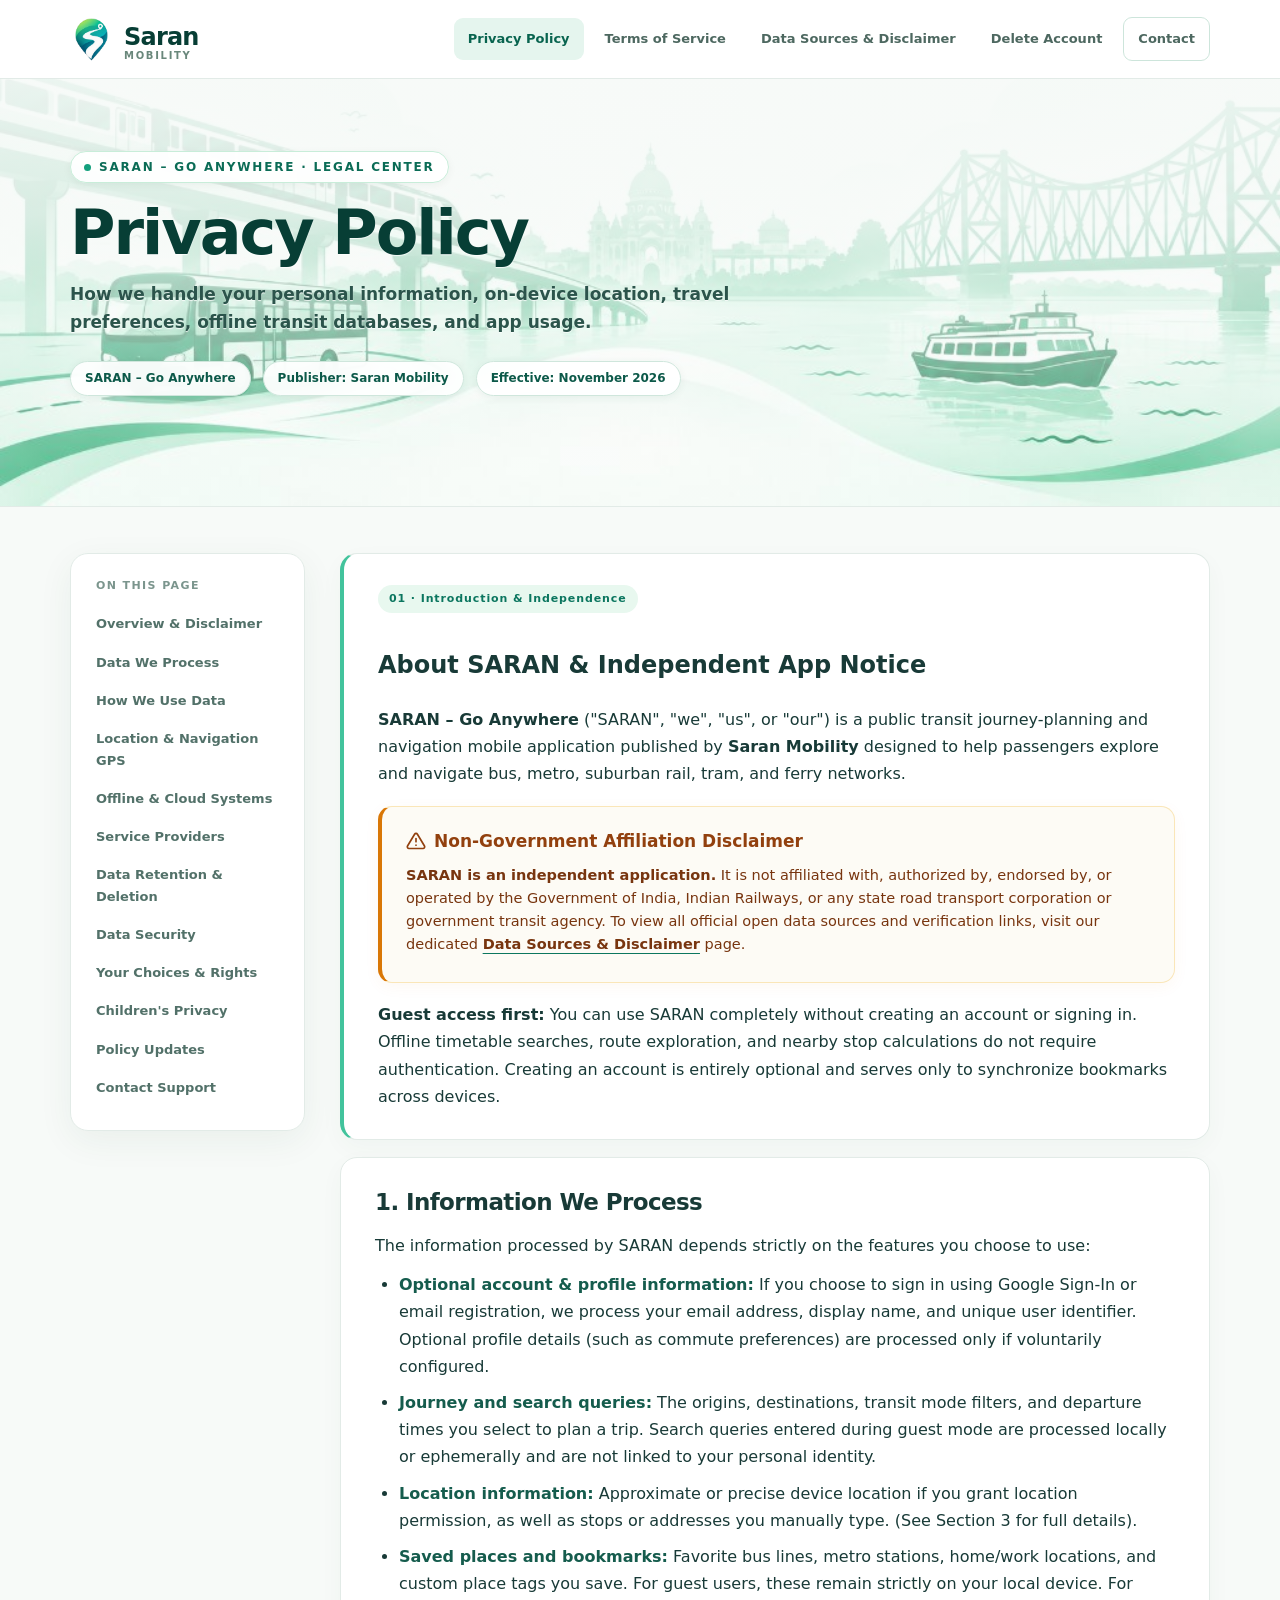
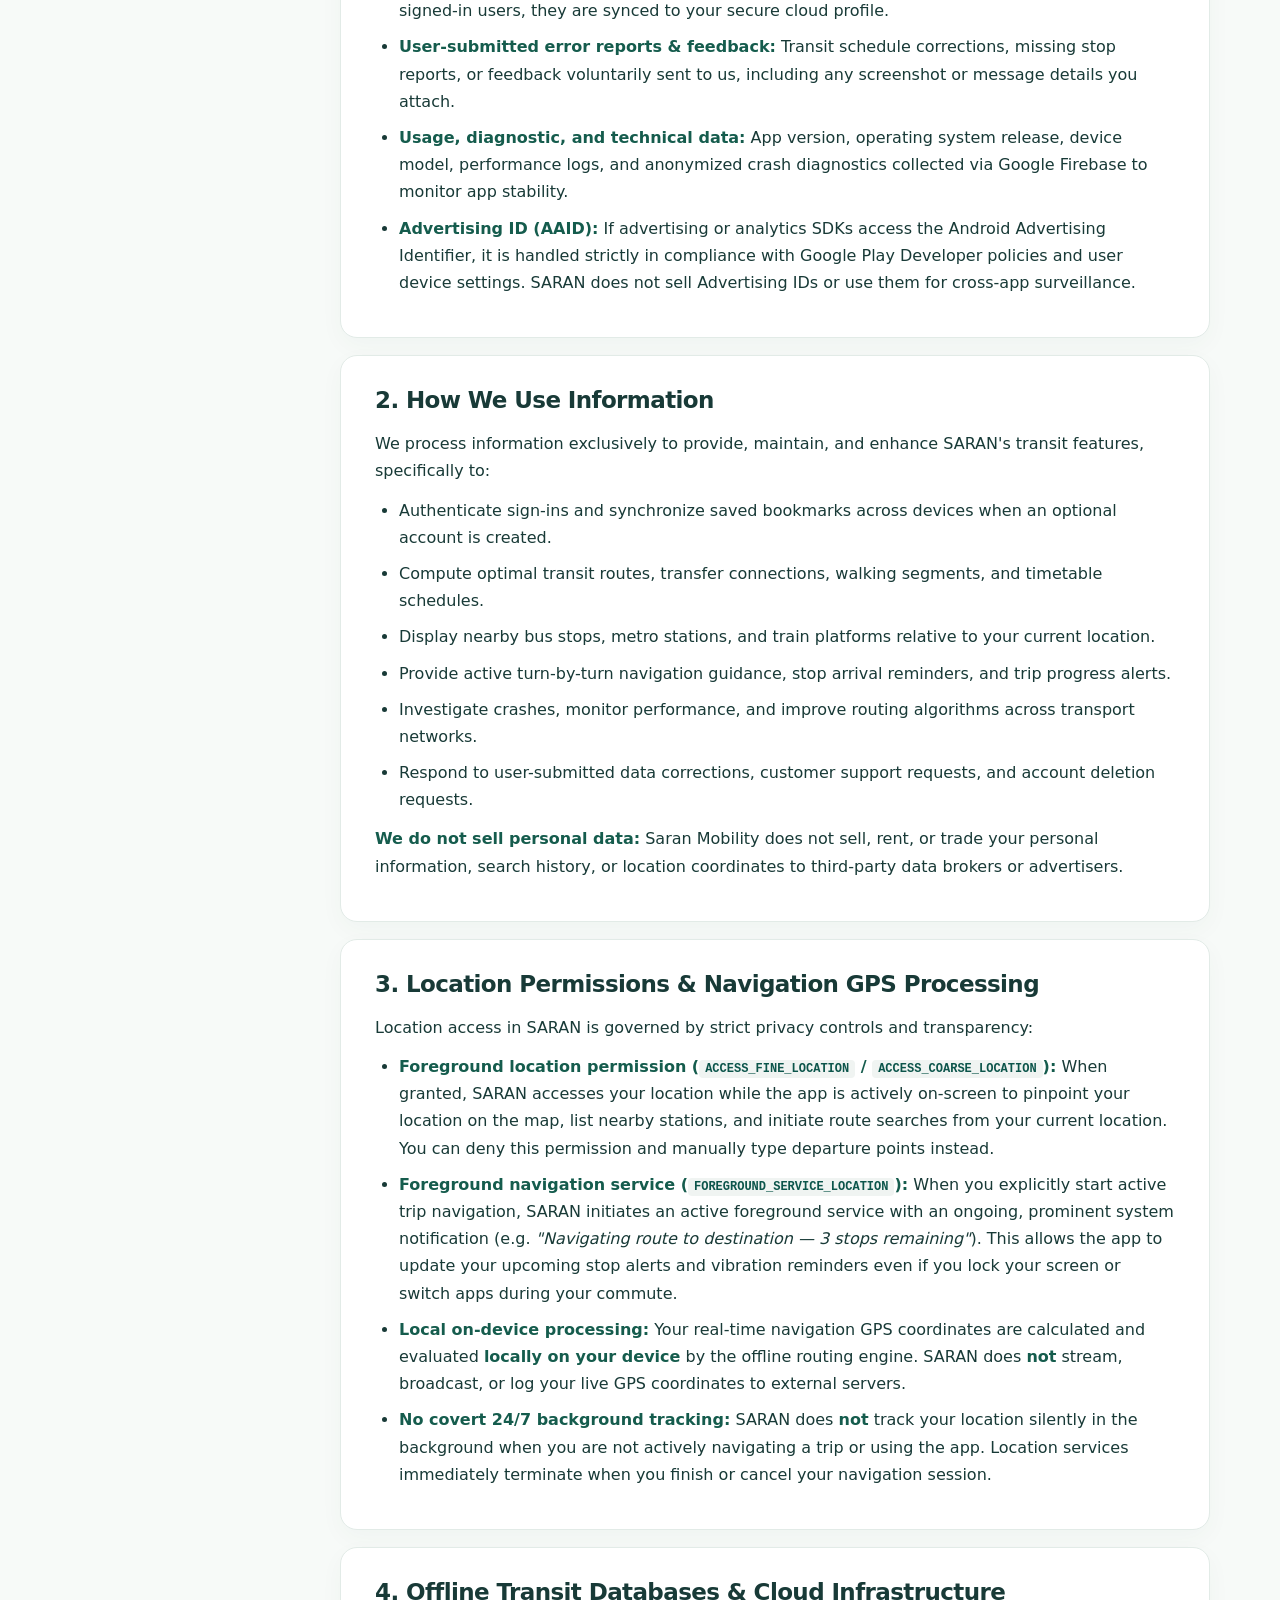
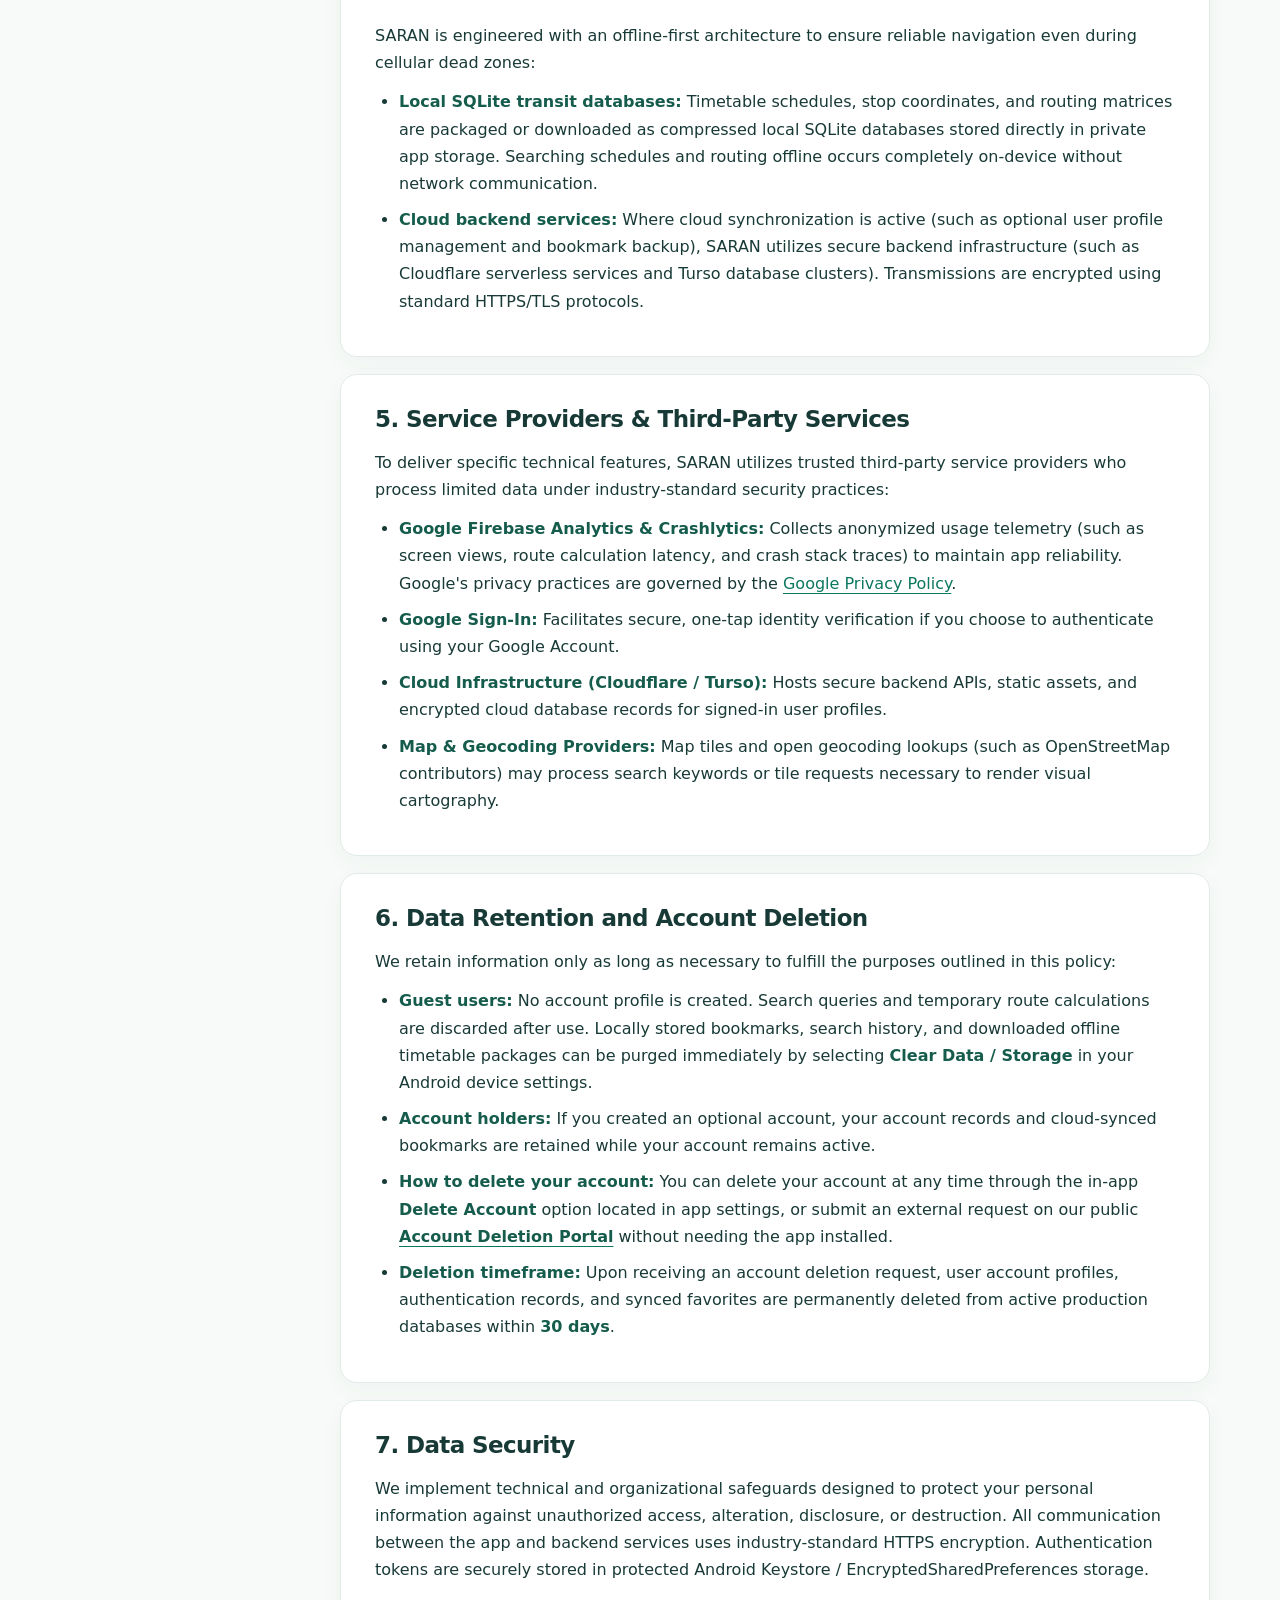
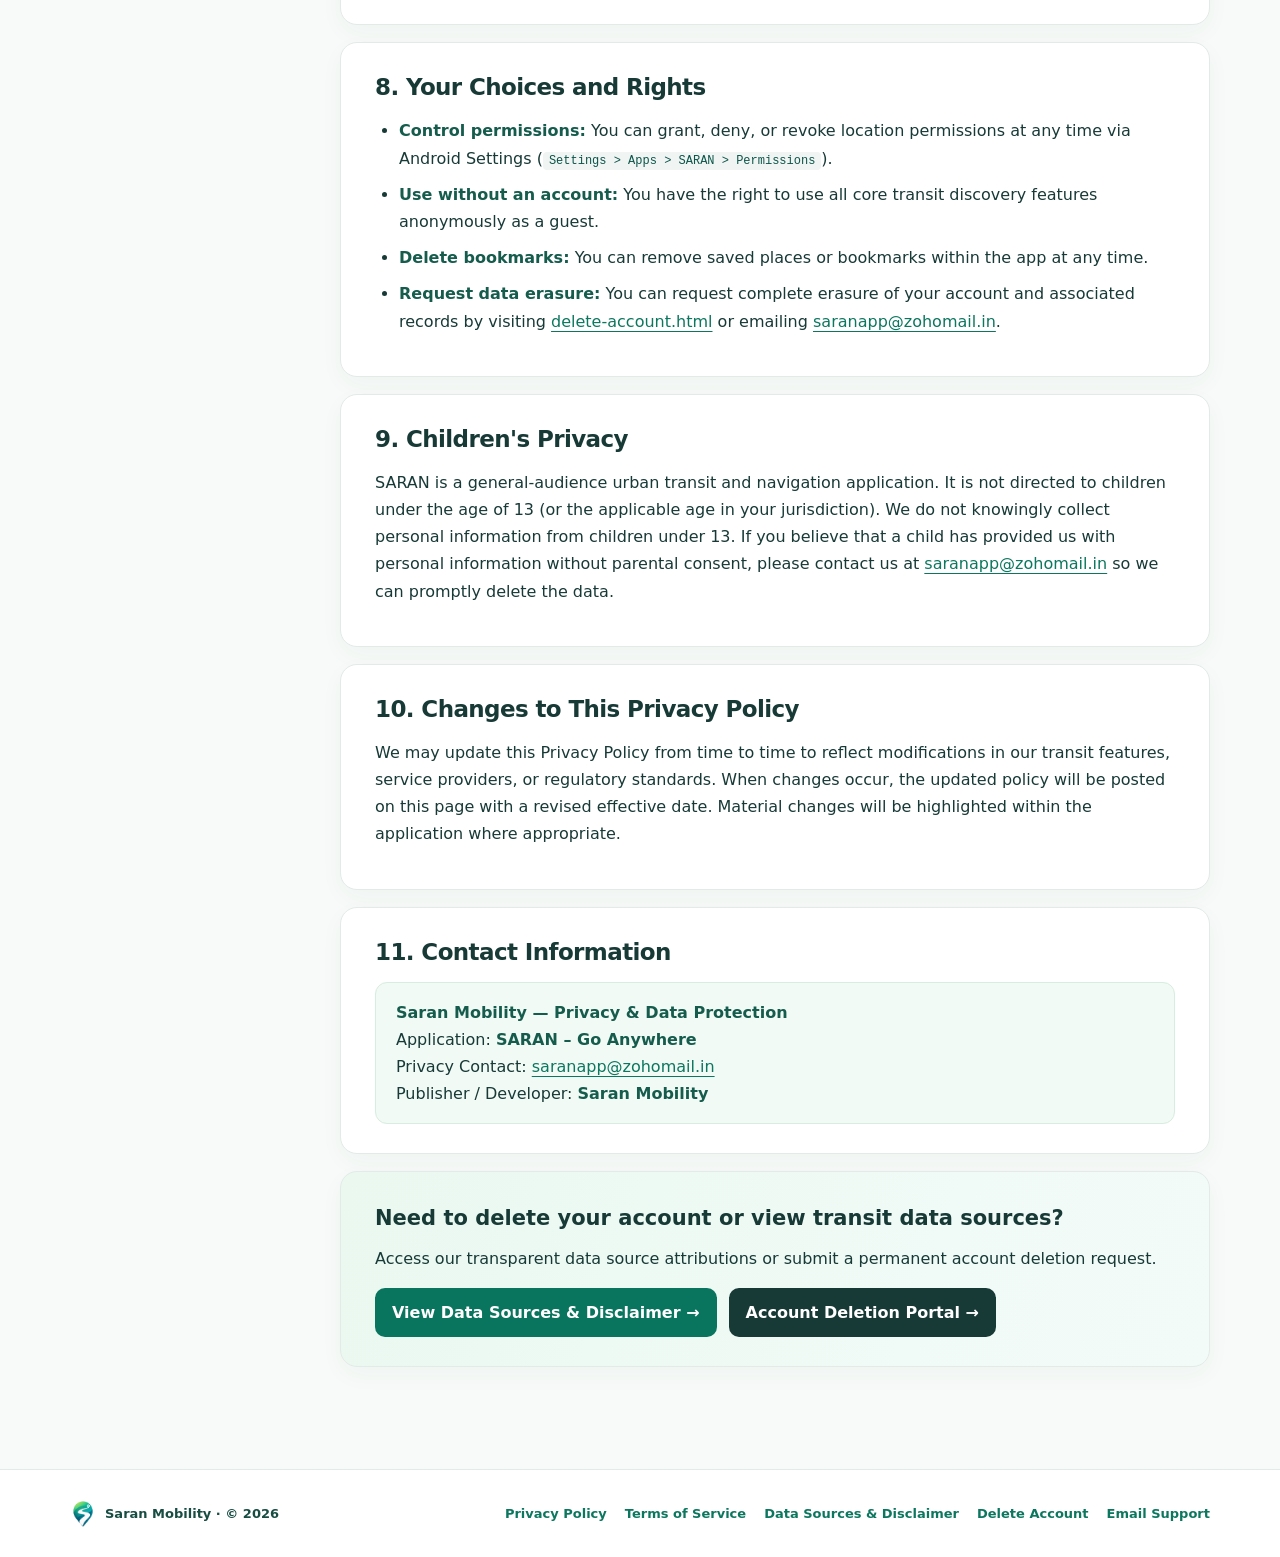
<file: index.html>
<!DOCTYPE html>
<html lang="en">
<head>
  <meta charset="utf-8"/>
  <meta content="width=device-width,initial-scale=1" name="viewport"/>
  <meta content="#075c51" name="theme-color"/>
  <meta content="Privacy Policy for SARAN – Go Anywhere: How we handle your personal information, on-device location, travel preferences, offline databases, and app usage." name="description"/>
  <title>Privacy Policy | SARAN – Go Anywhere</title>
  <link href="saran-logo.webp" rel="icon" type="image/webp"/>
  <link href="style.css" rel="stylesheet"/>
</head>
<body>
  <header class="site-header">
    <div class="container nav">
      <a class="brand" href="./">
        <img alt="Saran logo" src="saran-logo.webp"/>
        <span>Saran <span class="brand-sub">Mobility</span></span>
      </a>
      <nav aria-label="Main navigation" class="nav-links">
        <a class="active" href="./">Privacy Policy</a>
        <a href="terms.html">Terms of Service</a>
        <a href="data-sources.html">Data Sources &amp; Disclaimer</a>
        <a href="delete-account.html">Delete Account</a>
        <a class="contact-link" href="mailto:saranapp@zohomail.in">Contact</a>
      </nav>
    </div>
  </header>

  <div class="hero">
    <div class="hero-backdrop" aria-hidden="true">
      <picture>
        <source media="(max-width: 640px)" srcset="hero-mobile.jpg"/>
        <source media="(max-width: 1024px)" srcset="hero-tablet.jpg"/>
        <img alt="" class="hero-art" src="hero-desktop.jpg"/>
      </picture>
      <div class="hero-overlay"></div>
    </div>
    <div class="container hero-inner">
      <span class="tag">SARAN – Go Anywhere · Legal Center</span>
      <h1>Privacy Policy</h1>
      <p>How we handle your personal information, on-device location, travel preferences, offline transit databases, and app usage.</p>
      <div class="hero-meta">
        <span>SARAN – Go Anywhere</span>
        <span>Publisher: Saran Mobility</span>
        <span>Effective: November 2026</span>
      </div>
    </div>
  </div>

  <div class="container content">
    <aside aria-label="On this page" class="toc">
      <div class="toc-heading">On this page</div>
      <a href="#overview">Overview &amp; Disclaimer</a>
      <a href="#information">Data We Process</a>
      <a href="#purpose">How We Use Data</a>
      <a href="#location">Location &amp; Navigation GPS</a>
      <a href="#offline-cloud">Offline &amp; Cloud Systems</a>
      <a href="#services">Service Providers</a>
      <a href="#retention">Data Retention &amp; Deletion</a>
      <a href="#security">Data Security</a>
      <a href="#choices">Your Choices &amp; Rights</a>
      <a href="#children">Children's Privacy</a>
      <a href="#changes">Policy Updates</a>
      <a href="#contact">Contact Support</a>
    </aside>

    <main class="article">
      <!-- 01 · Overview -->
      <section class="intro" id="overview">
        <span class="label">01 · Introduction &amp; Independence</span>
        <h2>About SARAN &amp; Independent App Notice</h2>
        <p><strong>SARAN – Go Anywhere</strong> ("SARAN", "we", "us", or "our") is a public transit journey-planning and navigation mobile application published by <strong>Saran Mobility</strong> designed to help passengers explore and navigate bus, metro, suburban rail, tram, and ferry networks.</p>
        
        <div class="disclaimer-box">
          <h3>
            <svg width="20" height="20" viewBox="0 0 24 24" fill="none" stroke="currentColor" stroke-width="2" stroke-linecap="round" stroke-linejoin="round" aria-hidden="true">
              <path d="M10.29 3.86L1.82 18a2 2 0 0 0 1.71 3h16.94a2 2 0 0 0 1.71-3L13.71 3.86a2 2 0 0 0-3.42 0z"></path>
              <line x1="12" y1="9" x2="12" y2="13"></line>
              <line x1="12" y1="17" x2="12.01" y2="17"></line>
            </svg>
            Non-Government Affiliation Disclaimer
          </h3>
          <p><strong>SARAN is an independent application.</strong> It is not affiliated with, authorized by, endorsed by, or operated by the Government of India, Indian Railways, or any state road transport corporation or government transit agency. To view all official open data sources and verification links, visit our dedicated <a href="data-sources.html"><strong>Data Sources &amp; Disclaimer</strong></a> page.</p>
        </div>

        <p><strong>Guest access first:</strong> You can use SARAN completely without creating an account or signing in. Offline timetable searches, route exploration, and nearby stop calculations do not require authentication. Creating an account is entirely optional and serves only to synchronize bookmarks across devices.</p>
      </section>

      <!-- 02 · Information we process -->
      <section class="section" id="information">
        <h2>1. Information We Process</h2>
        <p>The information processed by SARAN depends strictly on the features you choose to use:</p>
        <ul>
          <li><strong>Optional account &amp; profile information:</strong> If you choose to sign in using Google Sign-In or email registration, we process your email address, display name, and unique user identifier. Optional profile details (such as commute preferences) are processed only if voluntarily configured.</li>
          <li><strong>Journey and search queries:</strong> The origins, destinations, transit mode filters, and departure times you select to plan a trip. Search queries entered during guest mode are processed locally or ephemerally and are not linked to your personal identity.</li>
          <li><strong>Location information:</strong> Approximate or precise device location if you grant location permission, as well as stops or addresses you manually type. (See Section 3 for full details).</li>
          <li><strong>Saved places and bookmarks:</strong> Favorite bus lines, metro stations, home/work locations, and custom place tags you save. For guest users, these remain strictly on your local device. For signed-in users, they are synced to your secure cloud profile.</li>
          <li><strong>User-submitted error reports &amp; feedback:</strong> Transit schedule corrections, missing stop reports, or feedback voluntarily sent to us, including any screenshot or message details you attach.</li>
          <li><strong>Usage, diagnostic, and technical data:</strong> App version, operating system release, device model, performance logs, and anonymized crash diagnostics collected via Google Firebase to monitor app stability.</li>
          <li><strong>Advertising ID (AAID):</strong> If advertising or analytics SDKs access the Android Advertising Identifier, it is handled strictly in compliance with Google Play Developer policies and user device settings. SARAN does not sell Advertising IDs or use them for cross-app surveillance.</li>
        </ul>
      </section>

      <!-- 03 · How we use information -->
      <section class="section" id="purpose">
        <h2>2. How We Use Information</h2>
        <p>We process information exclusively to provide, maintain, and enhance SARAN's transit features, specifically to:</p>
        <ul>
          <li>Authenticate sign-ins and synchronize saved bookmarks across devices when an optional account is created.</li>
          <li>Compute optimal transit routes, transfer connections, walking segments, and timetable schedules.</li>
          <li>Display nearby bus stops, metro stations, and train platforms relative to your current location.</li>
          <li>Provide active turn-by-turn navigation guidance, stop arrival reminders, and trip progress alerts.</li>
          <li>Investigate crashes, monitor performance, and improve routing algorithms across transport networks.</li>
          <li>Respond to user-submitted data corrections, customer support requests, and account deletion requests.</li>
        </ul>
        <p><strong>We do not sell personal data:</strong> Saran Mobility does not sell, rent, or trade your personal information, search history, or location coordinates to third-party data brokers or advertisers.</p>
      </section>

      <!-- 04 · Location and navigation GPS -->
      <section class="section" id="location">
        <h2>3. Location Permissions &amp; Navigation GPS Processing</h2>
        <p>Location access in SARAN is governed by strict privacy controls and transparency:</p>
        <ul>
          <li><strong>Foreground location permission (<code class="code-pill">ACCESS_FINE_LOCATION</code> / <code class="code-pill">ACCESS_COARSE_LOCATION</code>):</strong> When granted, SARAN accesses your location while the app is actively on-screen to pinpoint your location on the map, list nearby stations, and initiate route searches from your current location. You can deny this permission and manually type departure points instead.</li>
          <li><strong>Foreground navigation service (<code class="code-pill">FOREGROUND_SERVICE_LOCATION</code>):</strong> When you explicitly start active trip navigation, SARAN initiates an active foreground service with an ongoing, prominent system notification (e.g. <em>"Navigating route to destination — 3 stops remaining"</em>). This allows the app to update your upcoming stop alerts and vibration reminders even if you lock your screen or switch apps during your commute.</li>
          <li><strong>Local on-device processing:</strong> Your real-time navigation GPS coordinates are calculated and evaluated <strong>locally on your device</strong> by the offline routing engine. SARAN does <strong>not</strong> stream, broadcast, or log your live GPS coordinates to external servers.</li>
          <li><strong>No covert 24/7 background tracking:</strong> SARAN does <strong>not</strong> track your location silently in the background when you are not actively navigating a trip or using the app. Location services immediately terminate when you finish or cancel your navigation session.</li>
        </ul>
      </section>

      <!-- 05 · Offline Databases & Cloud Systems -->
      <section class="section" id="offline-cloud">
        <h2>4. Offline Transit Databases &amp; Cloud Infrastructure</h2>
        <p>SARAN is engineered with an offline-first architecture to ensure reliable navigation even during cellular dead zones:</p>
        <ul>
          <li><strong>Local SQLite transit databases:</strong> Timetable schedules, stop coordinates, and routing matrices are packaged or downloaded as compressed local SQLite databases stored directly in private app storage. Searching schedules and routing offline occurs completely on-device without network communication.</li>
          <li><strong>Cloud backend services:</strong> Where cloud synchronization is active (such as optional user profile management and bookmark backup), SARAN utilizes secure backend infrastructure (such as Cloudflare serverless services and Turso database clusters). Transmissions are encrypted using standard HTTPS/TLS protocols.</li>
        </ul>
      </section>

      <!-- 06 · Service Providers -->
      <section class="section" id="services">
        <h2>5. Service Providers &amp; Third-Party Services</h2>
        <p>To deliver specific technical features, SARAN utilizes trusted third-party service providers who process limited data under industry-standard security practices:</p>
        <ul>
          <li><strong>Google Firebase Analytics &amp; Crashlytics:</strong> Collects anonymized usage telemetry (such as screen views, route calculation latency, and crash stack traces) to maintain app reliability. Google's privacy practices are governed by the <a href="https://policies.google.com/privacy" target="_blank" rel="noopener noreferrer">Google Privacy Policy</a>.</li>
          <li><strong>Google Sign-In:</strong> Facilitates secure, one-tap identity verification if you choose to authenticate using your Google Account.</li>
          <li><strong>Cloud Infrastructure (Cloudflare / Turso):</strong> Hosts secure backend APIs, static assets, and encrypted cloud database records for signed-in user profiles.</li>
          <li><strong>Map &amp; Geocoding Providers:</strong> Map tiles and open geocoding lookups (such as OpenStreetMap contributors) may process search keywords or tile requests necessary to render visual cartography.</li>
        </ul>
      </section>

      <!-- 07 · Data Retention & Deletion -->
      <section class="section" id="retention">
        <h2>6. Data Retention and Account Deletion</h2>
        <p>We retain information only as long as necessary to fulfill the purposes outlined in this policy:</p>
        <ul>
          <li><strong>Guest users:</strong> No account profile is created. Search queries and temporary route calculations are discarded after use. Locally stored bookmarks, search history, and downloaded offline timetable packages can be purged immediately by selecting <strong>Clear Data / Storage</strong> in your Android device settings.</li>
          <li><strong>Account holders:</strong> If you created an optional account, your account records and cloud-synced bookmarks are retained while your account remains active.</li>
          <li><strong>How to delete your account:</strong> You can delete your account at any time through the in-app <strong>Delete Account</strong> option located in app settings, or submit an external request on our public <a href="delete-account.html"><strong>Account Deletion Portal</strong></a> without needing the app installed.</li>
          <li><strong>Deletion timeframe:</strong> Upon receiving an account deletion request, user account profiles, authentication records, and synced favorites are permanently deleted from active production databases within <strong>30 days</strong>.</li>
        </ul>
      </section>

      <!-- 08 · Security -->
      <section class="section" id="security">
        <h2>7. Data Security</h2>
        <p>We implement technical and organizational safeguards designed to protect your personal information against unauthorized access, alteration, disclosure, or destruction. All communication between the app and backend services uses industry-standard HTTPS encryption. Authentication tokens are securely stored in protected Android Keystore / EncryptedSharedPreferences storage.</p>
      </section>

      <!-- 09 · Your choices -->
      <section class="section" id="choices">
        <h2>8. Your Choices and Rights</h2>
        <ul>
          <li><strong>Control permissions:</strong> You can grant, deny, or revoke location permissions at any time via Android Settings (<code class="code-pill">Settings &gt; Apps &gt; SARAN &gt; Permissions</code>).</li>
          <li><strong>Use without an account:</strong> You have the right to use all core transit discovery features anonymously as a guest.</li>
          <li><strong>Delete bookmarks:</strong> You can remove saved places or bookmarks within the app at any time.</li>
          <li><strong>Request data erasure:</strong> You can request complete erasure of your account and associated records by visiting <a href="delete-account.html">delete-account.html</a> or emailing <a href="mailto:saranapp@zohomail.in">saranapp@zohomail.in</a>.</li>
        </ul>
      </section>

      <!-- 10 · Children -->
      <section class="section" id="children">
        <h2>9. Children's Privacy</h2>
        <p>SARAN is a general-audience urban transit and navigation application. It is not directed to children under the age of 13 (or the applicable age in your jurisdiction). We do not knowingly collect personal information from children under 13. If you believe that a child has provided us with personal information without parental consent, please contact us at <a href="mailto:saranapp@zohomail.in">saranapp@zohomail.in</a> so we can promptly delete the data.</p>
      </section>

      <!-- 11 · Updates -->
      <section class="section" id="changes">
        <h2>10. Changes to This Privacy Policy</h2>
        <p>We may update this Privacy Policy from time to time to reflect modifications in our transit features, service providers, or regulatory standards. When changes occur, the updated policy will be posted on this page with a revised effective date. Material changes will be highlighted within the application where appropriate.</p>
      </section>

      <!-- 12 · Contact -->
      <section class="section" id="contact">
        <h2>11. Contact Information</h2>
        <div class="contact">
          <strong>Saran Mobility — Privacy &amp; Data Protection</strong><br/>
          Application: <strong>SARAN – Go Anywhere</strong><br/>
          Privacy Contact: <a href="mailto:saranapp@zohomail.in">saranapp@zohomail.in</a><br/>
          Publisher / Developer: <strong>Saran Mobility</strong>
        </div>
      </section>

      <div class="callout">
        <h2>Need to delete your account or view transit data sources?</h2>
        <p>Access our transparent data source attributions or submit a permanent account deletion request.</p>
        <div style="display: flex; gap: 12px; flex-wrap: wrap;">
          <a class="primary-button" href="data-sources.html">View Data Sources &amp; Disclaimer →</a>
          <a class="primary-button" style="background: #183a37;" href="delete-account.html">Account Deletion Portal →</a>
        </div>
      </div>
    </main>
  </div>

  <footer class="footer">
    <div class="container footer-inner">
      <div class="foot-brand">
        <img alt="" src="saran-logo.webp"/>
        Saran Mobility · © 2026
      </div>
      <nav class="footer-links">
        <a href="./">Privacy Policy</a>
        <a href="terms.html">Terms of Service</a>
        <a href="data-sources.html">Data Sources &amp; Disclaimer</a>
        <a href="delete-account.html">Delete Account</a>
        <a href="mailto:saranapp@zohomail.in">Email Support</a>
      </nav>
    </div>
  </footer>
</body>
</html>
</file>
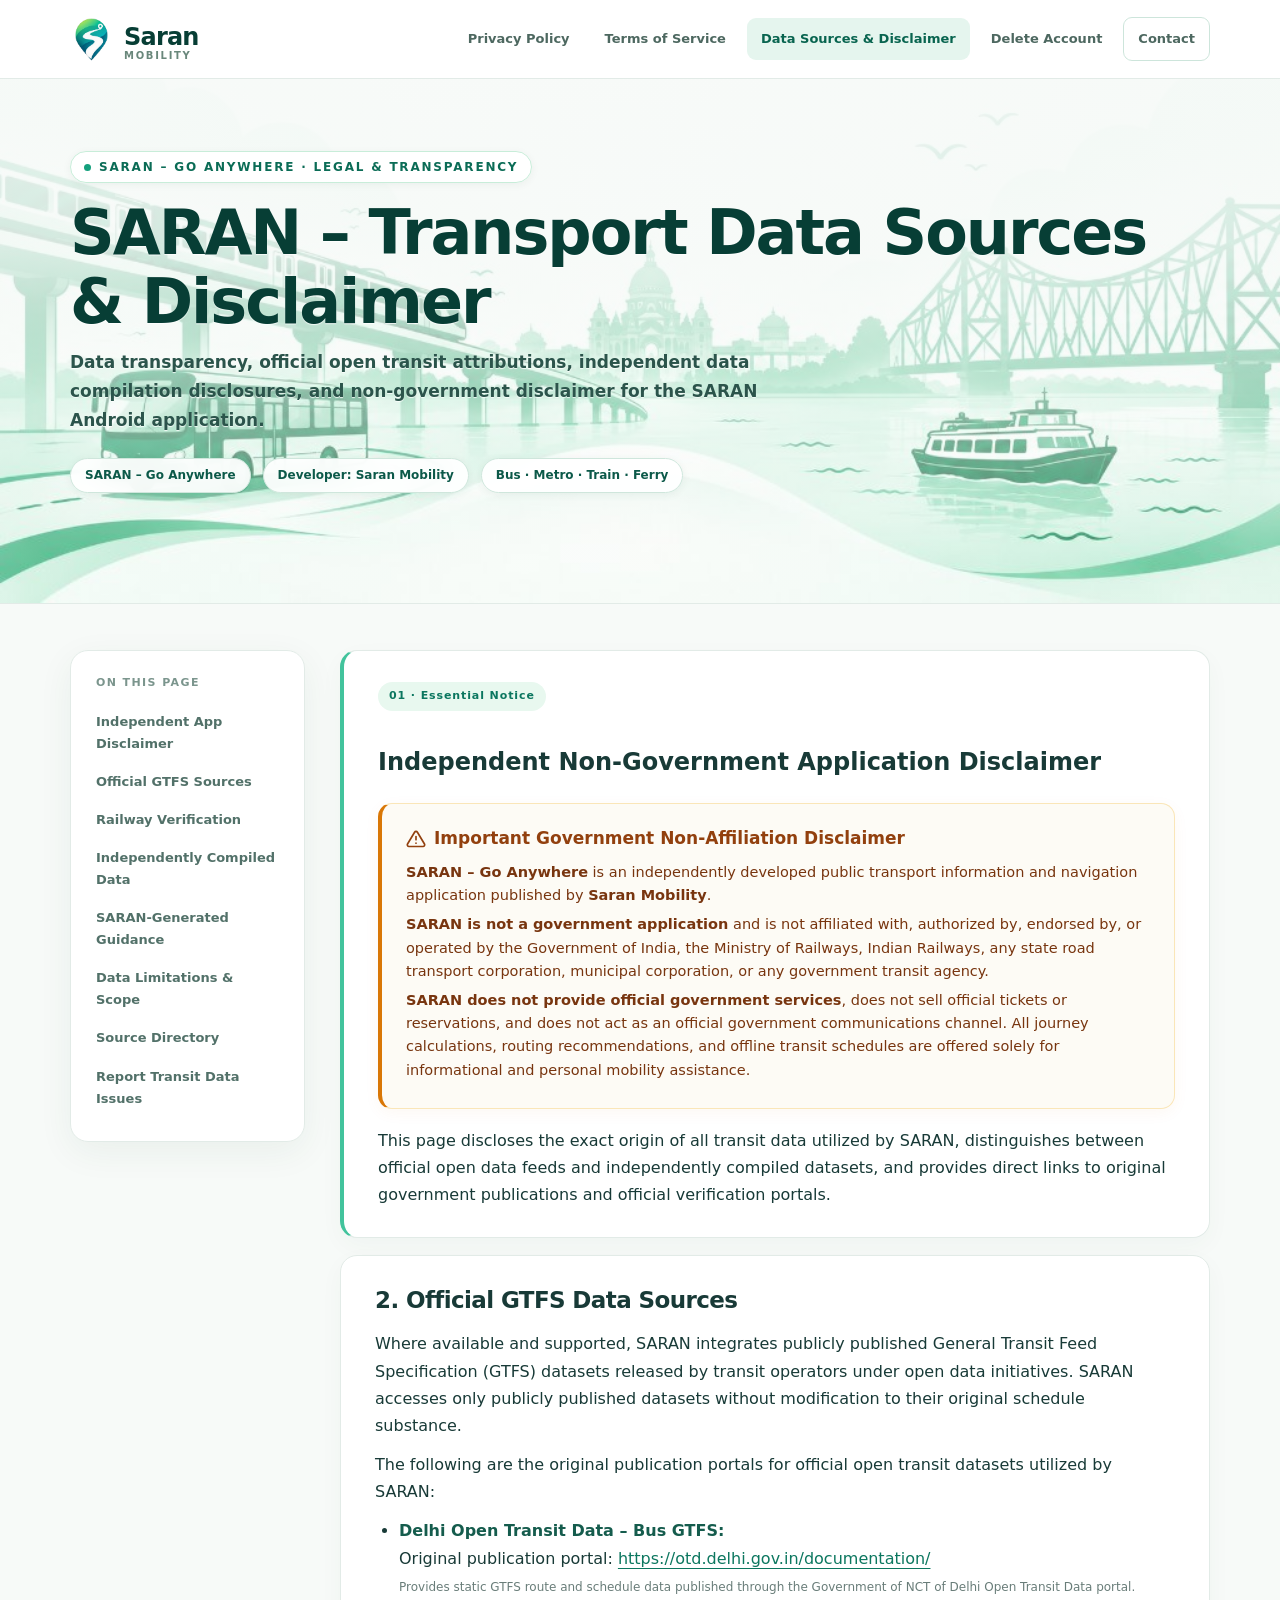
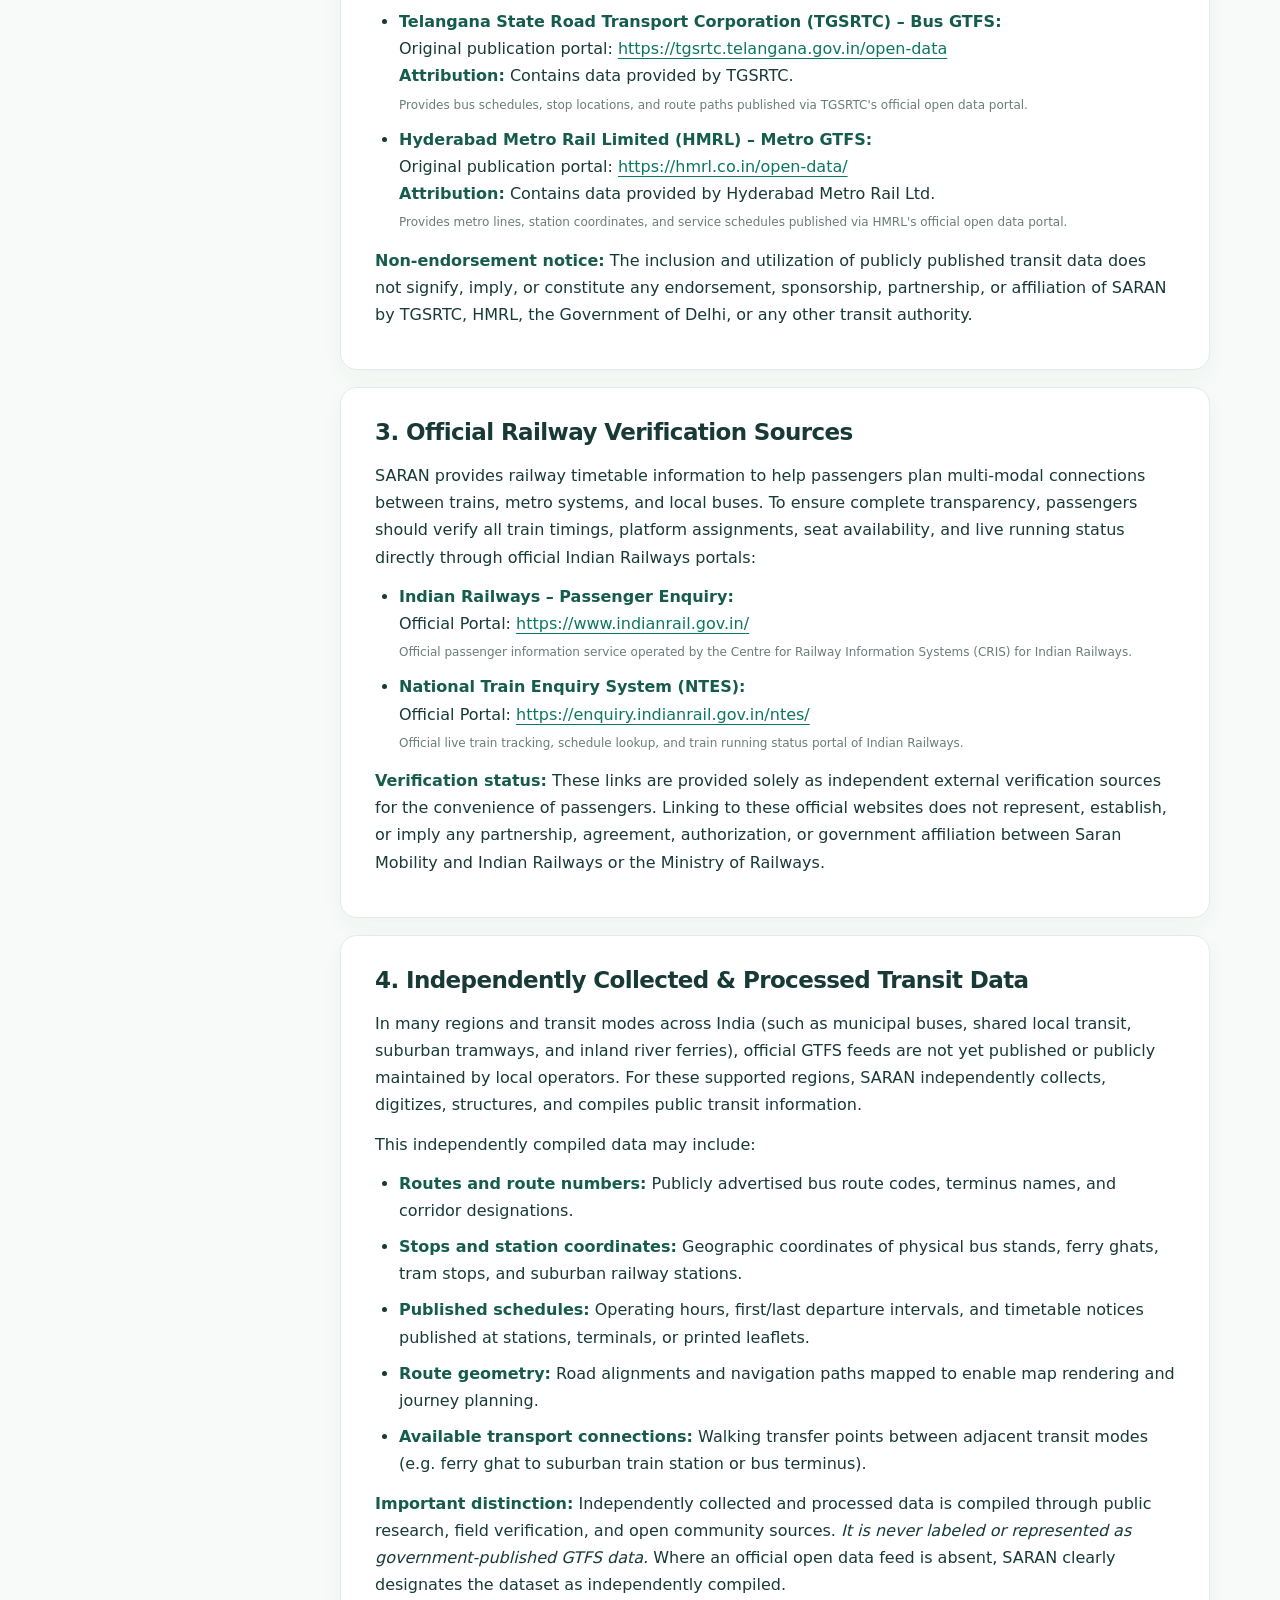
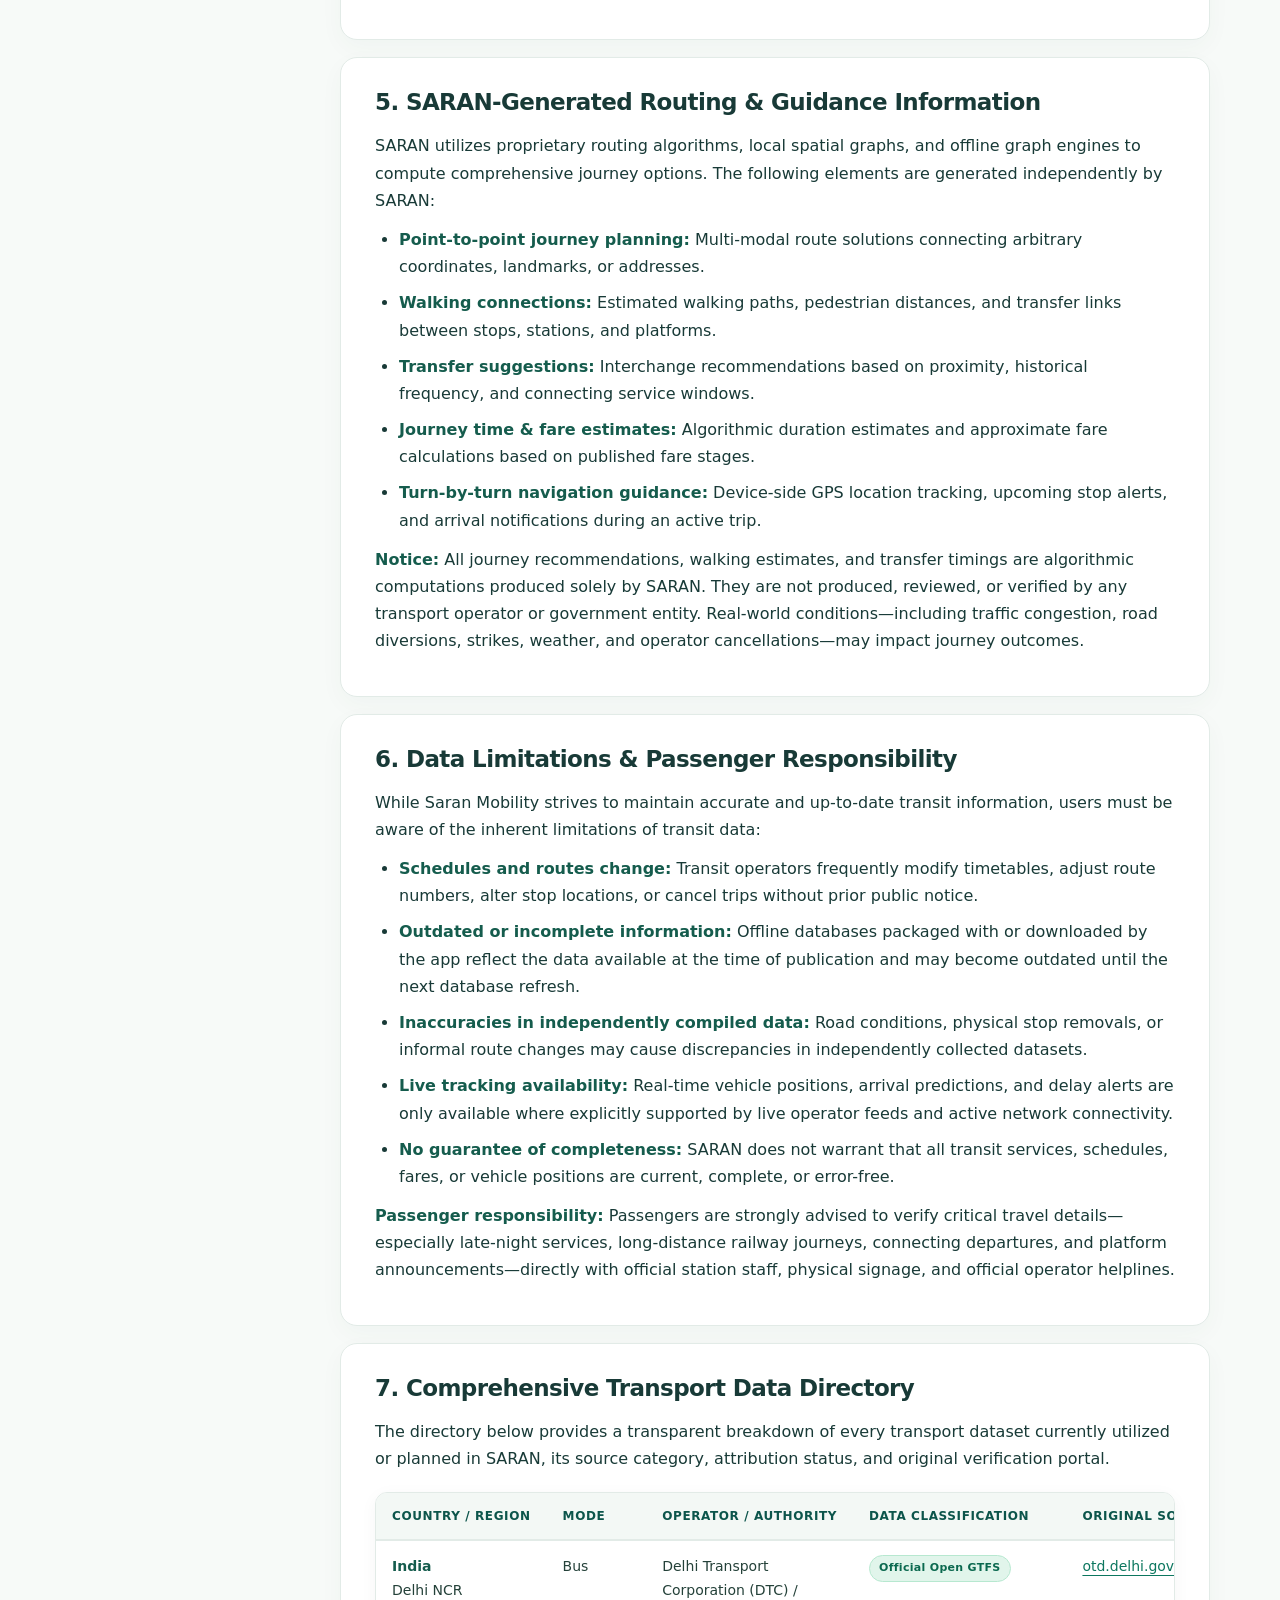
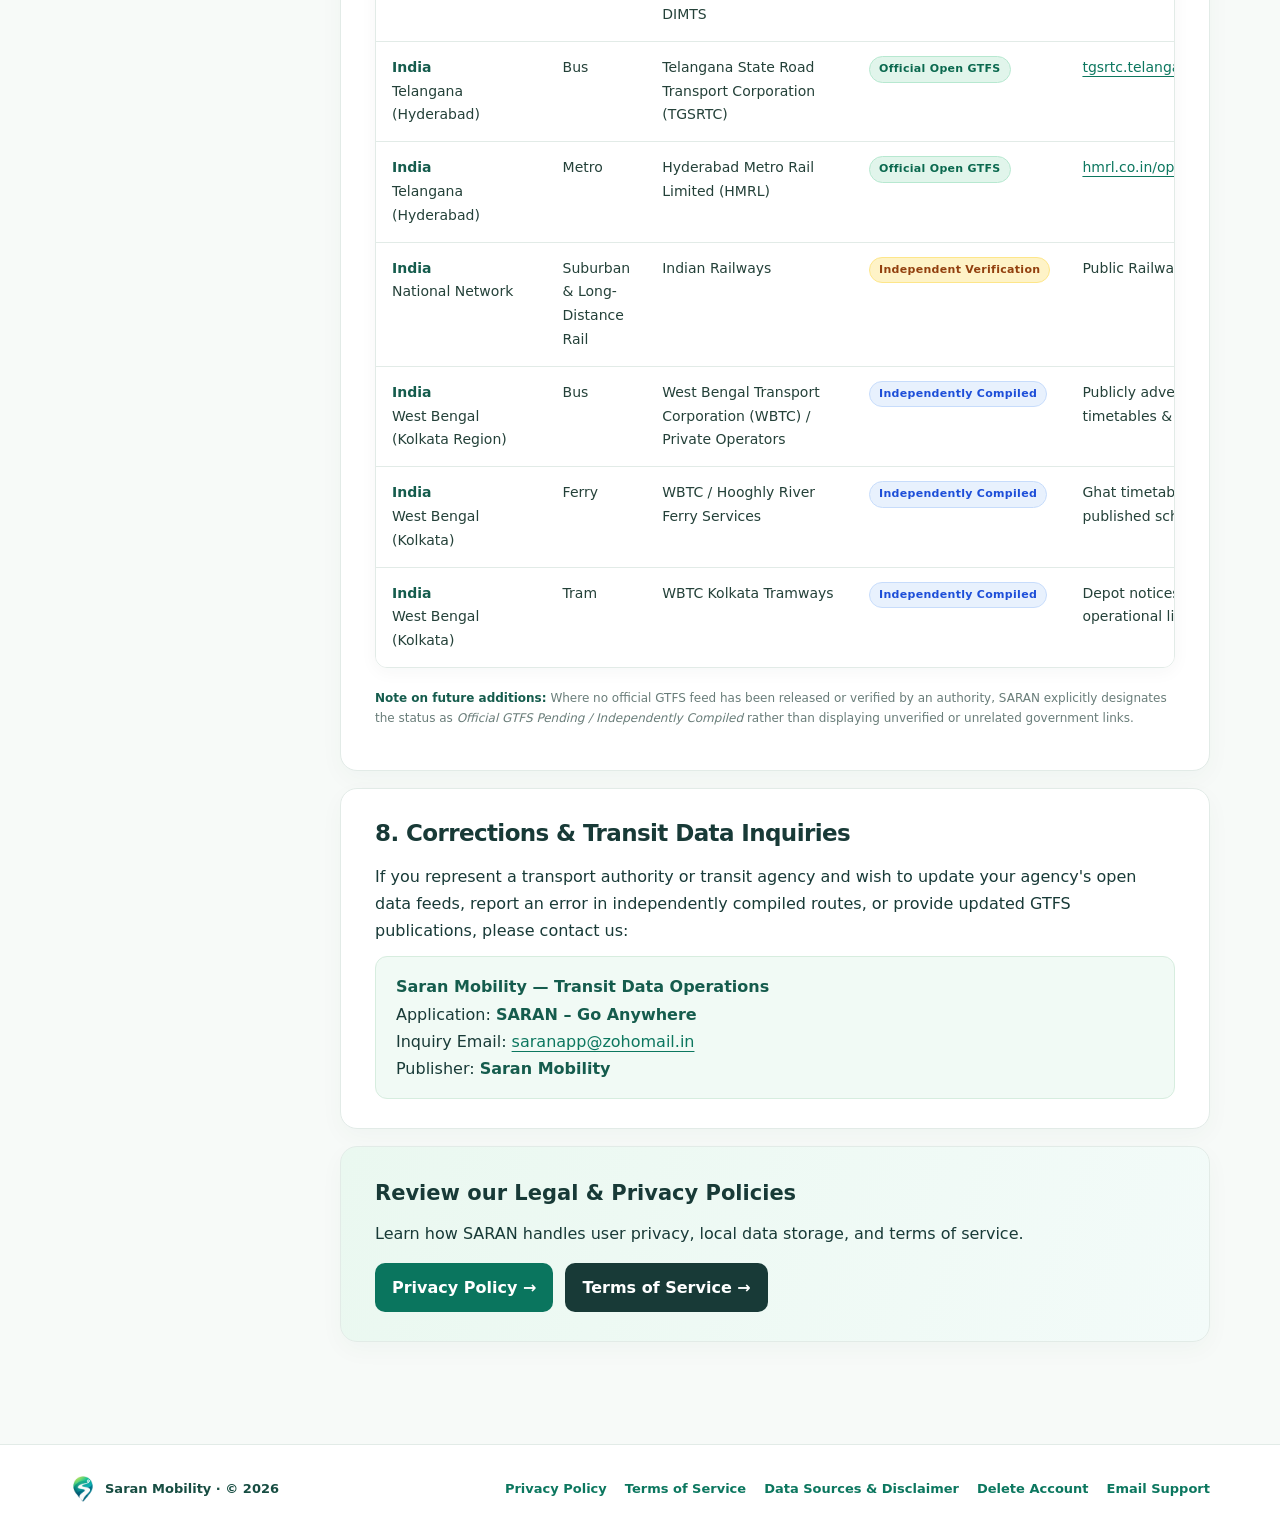
<file: data-sources.html>
<!DOCTYPE html>
<html lang="en">
<head>
  <meta charset="utf-8"/>
  <meta content="width=device-width,initial-scale=1" name="viewport"/>
  <meta content="#075c51" name="theme-color"/>
  <meta content="Official GTFS data sources, independently compiled transit information, non-government disclaimer, and data verification links for SARAN – Go Anywhere." name="description"/>
  <title>Transport Data Sources &amp; Disclaimer | SARAN – Go Anywhere</title>
  <link href="saran-logo.webp" rel="icon" type="image/webp"/>
  <link href="style.css" rel="stylesheet"/>
</head>
<body>
  <header class="site-header">
    <div class="container nav">
      <a class="brand" href="./">
        <img alt="Saran logo" src="saran-logo.webp"/>
        <span>Saran <span class="brand-sub">Mobility</span></span>
      </a>
      <nav aria-label="Main navigation" class="nav-links">
        <a href="./">Privacy Policy</a>
        <a href="terms.html">Terms of Service</a>
        <a class="active" href="data-sources.html">Data Sources &amp; Disclaimer</a>
        <a href="delete-account.html">Delete Account</a>
        <a class="contact-link" href="mailto:saranapp@zohomail.in">Contact</a>
      </nav>
    </div>
  </header>

  <div class="hero">
    <div class="hero-backdrop" aria-hidden="true">
      <picture>
        <source media="(max-width: 640px)" srcset="hero-mobile.jpg"/>
        <source media="(max-width: 1024px)" srcset="hero-tablet.jpg"/>
        <img alt="" class="hero-art" src="hero-desktop.jpg"/>
      </picture>
      <div class="hero-overlay"></div>
    </div>
    <div class="container hero-inner">
      <span class="tag">SARAN – Go Anywhere · Legal &amp; Transparency</span>
      <h1>SARAN – Transport Data Sources &amp; Disclaimer</h1>
      <p>Data transparency, official open transit attributions, independent data compilation disclosures, and non-government disclaimer for the SARAN Android application.</p>
      <div class="hero-meta">
        <span>SARAN – Go Anywhere</span>
        <span>Developer: Saran Mobility</span>
        <span>Bus · Metro · Train · Ferry</span>
      </div>
    </div>
  </div>

  <div class="container content">
    <aside aria-label="On this page" class="toc">
      <div class="toc-heading">On this page</div>
      <a href="#disclaimer">Independent App Disclaimer</a>
      <a href="#gtfs-sources">Official GTFS Sources</a>
      <a href="#railway-verification">Railway Verification</a>
      <a href="#independent-data">Independently Compiled Data</a>
      <a href="#generated-info">SARAN-Generated Guidance</a>
      <a href="#limitations">Data Limitations &amp; Scope</a>
      <a href="#directory">Source Directory</a>
      <a href="#contact">Report Transit Data Issues</a>
    </aside>

    <main class="article">
      <!-- 01 · Independent App Disclaimer -->
      <section class="intro" id="disclaimer">
        <span class="label">01 · Essential Notice</span>
        <h2>Independent Non-Government Application Disclaimer</h2>
        
        <div class="disclaimer-box">
          <h3>
            <svg width="20" height="20" viewBox="0 0 24 24" fill="none" stroke="currentColor" stroke-width="2" stroke-linecap="round" stroke-linejoin="round" aria-hidden="true">
              <path d="M10.29 3.86L1.82 18a2 2 0 0 0 1.71 3h16.94a2 2 0 0 0 1.71-3L13.71 3.86a2 2 0 0 0-3.42 0z"></path>
              <line x1="12" y1="9" x2="12" y2="13"></line>
              <line x1="12" y1="17" x2="12.01" y2="17"></line>
            </svg>
            Important Government Non-Affiliation Disclaimer
          </h3>
          <p><strong>SARAN – Go Anywhere</strong> is an independently developed public transport information and navigation application published by <strong>Saran Mobility</strong>.</p>
          <p><strong>SARAN is not a government application</strong> and is not affiliated with, authorized by, endorsed by, or operated by the Government of India, the Ministry of Railways, Indian Railways, any state road transport corporation, municipal corporation, or any government transit agency.</p>
          <p><strong>SARAN does not provide official government services</strong>, does not sell official tickets or reservations, and does not act as an official government communications channel. All journey calculations, routing recommendations, and offline transit schedules are offered solely for informational and personal mobility assistance.</p>
        </div>

        <p>This page discloses the exact origin of all transit data utilized by SARAN, distinguishes between official open data feeds and independently compiled datasets, and provides direct links to original government publications and official verification portals.</p>
      </section>

      <!-- 02 · Official GTFS Data Sources -->
      <section class="section" id="gtfs-sources">
        <h2>2. Official GTFS Data Sources</h2>
        <p>Where available and supported, SARAN integrates publicly published General Transit Feed Specification (GTFS) datasets released by transit operators under open data initiatives. SARAN accesses only publicly published datasets without modification to their original schedule substance.</p>
        <p>The following are the original publication portals for official open transit datasets utilized by SARAN:</p>

        <ul>
          <li>
            <strong>Delhi Open Transit Data – Bus GTFS:</strong><br/>
            Original publication portal: <a href="https://otd.delhi.gov.in/documentation/" target="_blank" rel="noopener noreferrer">https://otd.delhi.gov.in/documentation/</a><br/>
            <span class="source-meta">Provides static GTFS route and schedule data published through the Government of NCT of Delhi Open Transit Data portal.</span>
          </li>
          <li>
            <strong>Telangana State Road Transport Corporation (TGSRTC) – Bus GTFS:</strong><br/>
            Original publication portal: <a href="https://tgsrtc.telangana.gov.in/open-data" target="_blank" rel="noopener noreferrer">https://tgsrtc.telangana.gov.in/open-data</a><br/>
            <strong>Attribution:</strong> Contains data provided by TGSRTC.<br/>
            <span class="source-meta">Provides bus schedules, stop locations, and route paths published via TGSRTC's official open data portal.</span>
          </li>
          <li>
            <strong>Hyderabad Metro Rail Limited (HMRL) – Metro GTFS:</strong><br/>
            Original publication portal: <a href="https://hmrl.co.in/open-data/" target="_blank" rel="noopener noreferrer">https://hmrl.co.in/open-data/</a><br/>
            <strong>Attribution:</strong> Contains data provided by Hyderabad Metro Rail Ltd.<br/>
            <span class="source-meta">Provides metro lines, station coordinates, and service schedules published via HMRL's official open data portal.</span>
          </li>
        </ul>

        <p><strong>Non-endorsement notice:</strong> The inclusion and utilization of publicly published transit data does not signify, imply, or constitute any endorsement, sponsorship, partnership, or affiliation of SARAN by TGSRTC, HMRL, the Government of Delhi, or any other transit authority.</p>
      </section>

      <!-- 03 · Official Railway Verification -->
      <section class="section" id="railway-verification">
        <h2>3. Official Railway Verification Sources</h2>
        <p>SARAN provides railway timetable information to help passengers plan multi-modal connections between trains, metro systems, and local buses. To ensure complete transparency, passengers should verify all train timings, platform assignments, seat availability, and live running status directly through official Indian Railways portals:</p>

        <ul>
          <li>
            <strong>Indian Railways – Passenger Enquiry:</strong><br/>
            Official Portal: <a href="https://www.indianrail.gov.in/" target="_blank" rel="noopener noreferrer">https://www.indianrail.gov.in/</a><br/>
            <span class="source-meta">Official passenger information service operated by the Centre for Railway Information Systems (CRIS) for Indian Railways.</span>
          </li>
          <li>
            <strong>National Train Enquiry System (NTES):</strong><br/>
            Official Portal: <a href="https://enquiry.indianrail.gov.in/ntes/" target="_blank" rel="noopener noreferrer">https://enquiry.indianrail.gov.in/ntes/</a><br/>
            <span class="source-meta">Official live train tracking, schedule lookup, and train running status portal of Indian Railways.</span>
          </li>
        </ul>

        <p><strong>Verification status:</strong> These links are provided solely as independent external verification sources for the convenience of passengers. Linking to these official websites does not represent, establish, or imply any partnership, agreement, authorization, or government affiliation between Saran Mobility and Indian Railways or the Ministry of Railways.</p>
      </section>

      <!-- 04 · Independently Collected Transit Data -->
      <section class="section" id="independent-data">
        <h2>4. Independently Collected &amp; Processed Transit Data</h2>
        <p>In many regions and transit modes across India (such as municipal buses, shared local transit, suburban tramways, and inland river ferries), official GTFS feeds are not yet published or publicly maintained by local operators. For these supported regions, SARAN independently collects, digitizes, structures, and compiles public transit information.</p>
        <p>This independently compiled data may include:</p>
        <ul>
          <li><strong>Routes and route numbers:</strong> Publicly advertised bus route codes, terminus names, and corridor designations.</li>
          <li><strong>Stops and station coordinates:</strong> Geographic coordinates of physical bus stands, ferry ghats, tram stops, and suburban railway stations.</li>
          <li><strong>Published schedules:</strong> Operating hours, first/last departure intervals, and timetable notices published at stations, terminals, or printed leaflets.</li>
          <li><strong>Route geometry:</strong> Road alignments and navigation paths mapped to enable map rendering and journey planning.</li>
          <li><strong>Available transport connections:</strong> Walking transfer points between adjacent transit modes (e.g. ferry ghat to suburban train station or bus terminus).</li>
        </ul>
        <p><strong>Important distinction:</strong> Independently collected and processed data is compiled through public research, field verification, and open community sources. <em>It is never labeled or represented as government-published GTFS data.</em> Where an official open data feed is absent, SARAN clearly designates the dataset as independently compiled.</p>
      </section>

      <!-- 05 · SARAN-Generated Information -->
      <section class="section" id="generated-info">
        <h2>5. SARAN-Generated Routing &amp; Guidance Information</h2>
        <p>SARAN utilizes proprietary routing algorithms, local spatial graphs, and offline graph engines to compute comprehensive journey options. The following elements are generated independently by SARAN:</p>
        <ul>
          <li><strong>Point-to-point journey planning:</strong> Multi-modal route solutions connecting arbitrary coordinates, landmarks, or addresses.</li>
          <li><strong>Walking connections:</strong> Estimated walking paths, pedestrian distances, and transfer links between stops, stations, and platforms.</li>
          <li><strong>Transfer suggestions:</strong> Interchange recommendations based on proximity, historical frequency, and connecting service windows.</li>
          <li><strong>Journey time &amp; fare estimates:</strong> Algorithmic duration estimates and approximate fare calculations based on published fare stages.</li>
          <li><strong>Turn-by-turn navigation guidance:</strong> Device-side GPS location tracking, upcoming stop alerts, and arrival notifications during an active trip.</li>
        </ul>
        <p><strong>Notice:</strong> All journey recommendations, walking estimates, and transfer timings are algorithmic computations produced solely by SARAN. They are not produced, reviewed, or verified by any transport operator or government entity. Real-world conditions—including traffic congestion, road diversions, strikes, weather, and operator cancellations—may impact journey outcomes.</p>
      </section>

      <!-- 06 · Data Limitations -->
      <section class="section" id="limitations">
        <h2>6. Data Limitations &amp; Passenger Responsibility</h2>
        <p>While Saran Mobility strives to maintain accurate and up-to-date transit information, users must be aware of the inherent limitations of transit data:</p>
        <ul>
          <li><strong>Schedules and routes change:</strong> Transit operators frequently modify timetables, adjust route numbers, alter stop locations, or cancel trips without prior public notice.</li>
          <li><strong>Outdated or incomplete information:</strong> Offline databases packaged with or downloaded by the app reflect the data available at the time of publication and may become outdated until the next database refresh.</li>
          <li><strong>Inaccuracies in independently compiled data:</strong> Road conditions, physical stop removals, or informal route changes may cause discrepancies in independently collected datasets.</li>
          <li><strong>Live tracking availability:</strong> Real-time vehicle positions, arrival predictions, and delay alerts are only available where explicitly supported by live operator feeds and active network connectivity.</li>
          <li><strong>No guarantee of completeness:</strong> SARAN does not warrant that all transit services, schedules, fares, or vehicle positions are current, complete, or error-free.</li>
        </ul>
        <p><strong>Passenger responsibility:</strong> Passengers are strongly advised to verify critical travel details—especially late-night services, long-distance railway journeys, connecting departures, and platform announcements—directly with official station staff, physical signage, and official operator helplines.</p>
      </section>

      <!-- 07 · Source Directory -->
      <section class="section" id="directory">
        <h2>7. Comprehensive Transport Data Directory</h2>
        <p>The directory below provides a transparent breakdown of every transport dataset currently utilized or planned in SARAN, its source category, attribution status, and original verification portal.</p>

        <div class="source-table-wrap">
          <table class="source-table">
            <thead>
              <tr>
                <th>Country / Region</th>
                <th>Mode</th>
                <th>Operator / Authority</th>
                <th>Data Classification</th>
                <th>Original Source / Portal</th>
                <th>Official Verification Link</th>
                <th>Status / Last Update</th>
              </tr>
            </thead>
            <tbody>
              <tr>
                <td><strong>India</strong><br/>Delhi NCR</td>
                <td>Bus</td>
                <td>Delhi Transport Corporation (DTC) / DIMTS</td>
                <td><span class="badge badge-official">Official Open GTFS</span></td>
                <td><a href="https://otd.delhi.gov.in/documentation/" target="_blank" rel="noopener noreferrer">otd.delhi.gov.in</a></td>
                <td><a href="https://otd.delhi.gov.in/" target="_blank" rel="noopener noreferrer">Delhi OTD Portal</a></td>
                <td>Verified Open Dataset</td>
              </tr>
              <tr>
                <td><strong>India</strong><br/>Telangana (Hyderabad)</td>
                <td>Bus</td>
                <td>Telangana State Road Transport Corporation (TGSRTC)</td>
                <td><span class="badge badge-official">Official Open GTFS</span></td>
                <td><a href="https://tgsrtc.telangana.gov.in/open-data" target="_blank" rel="noopener noreferrer">tgsrtc.telangana.gov.in</a></td>
                <td><a href="https://tgsrtc.telangana.gov.in/" target="_blank" rel="noopener noreferrer">TGSRTC Portal</a></td>
                <td>Contains data provided by TGSRTC</td>
              </tr>
              <tr>
                <td><strong>India</strong><br/>Telangana (Hyderabad)</td>
                <td>Metro</td>
                <td>Hyderabad Metro Rail Limited (HMRL)</td>
                <td><span class="badge badge-official">Official Open GTFS</span></td>
                <td><a href="https://hmrl.co.in/open-data/" target="_blank" rel="noopener noreferrer">hmrl.co.in/open-data/</a></td>
                <td><a href="https://hmrl.co.in/" target="_blank" rel="noopener noreferrer">HMRL Official Site</a></td>
                <td>Contains data provided by HMRL</td>
              </tr>
              <tr>
                <td><strong>India</strong><br/>National Network</td>
                <td>Suburban &amp; Long-Distance Rail</td>
                <td>Indian Railways</td>
                <td><span class="badge badge-verification">Independent Verification</span></td>
                <td>Public Railway Timetables</td>
                <td><a href="https://www.indianrail.gov.in/" target="_blank" rel="noopener noreferrer">indianrail.gov.in</a> &amp; <a href="https://enquiry.indianrail.gov.in/ntes/" target="_blank" rel="noopener noreferrer">NTES</a></td>
                <td>External Verification Links Only</td>
              </tr>
              <tr>
                <td><strong>India</strong><br/>West Bengal (Kolkata Region)</td>
                <td>Bus</td>
                <td>West Bengal Transport Corporation (WBTC) / Private Operators</td>
                <td><span class="badge badge-independent">Independently Compiled</span></td>
                <td>Publicly advertised routes, timetables &amp; field survey</td>
                <td><span class="badge badge-pending">Official GTFS Pending</span></td>
                <td>Independently compiled by SARAN</td>
              </tr>
              <tr>
                <td><strong>India</strong><br/>West Bengal (Kolkata)</td>
                <td>Ferry</td>
                <td>WBTC / Hooghly River Ferry Services</td>
                <td><span class="badge badge-independent">Independently Compiled</span></td>
                <td>Ghat timetable charts &amp; published schedules</td>
                <td><span class="badge badge-pending">Official GTFS Pending</span></td>
                <td>Independently compiled by SARAN</td>
              </tr>
              <tr>
                <td><strong>India</strong><br/>West Bengal (Kolkata)</td>
                <td>Tram</td>
                <td>WBTC Kolkata Tramways</td>
                <td><span class="badge badge-independent">Independently Compiled</span></td>
                <td>Depot notices &amp; published operational lines</td>
                <td><span class="badge badge-pending">Official GTFS Pending</span></td>
                <td>Independently compiled by SARAN</td>
              </tr>
            </tbody>
          </table>
        </div>

        <p class="source-meta"><strong>Note on future additions:</strong> Where no official GTFS feed has been released or verified by an authority, SARAN explicitly designates the status as <em>Official GTFS Pending / Independently Compiled</em> rather than displaying unverified or unrelated government links.</p>
      </section>

      <!-- 08 · Contact -->
      <section class="section" id="contact">
        <h2>8. Corrections &amp; Transit Data Inquiries</h2>
        <p>If you represent a transport authority or transit agency and wish to update your agency's open data feeds, report an error in independently compiled routes, or provide updated GTFS publications, please contact us:</p>
        
        <div class="contact">
          <strong>Saran Mobility — Transit Data Operations</strong><br/>
          Application: <strong>SARAN – Go Anywhere</strong><br/>
          Inquiry Email: <a href="mailto:saranapp@zohomail.in?subject=SARAN%20Transit%20Data%20Inquiry">saranapp@zohomail.in</a><br/>
          Publisher: <strong>Saran Mobility</strong>
        </div>
      </section>

      <div class="callout">
        <h2>Review our Legal &amp; Privacy Policies</h2>
        <p>Learn how SARAN handles user privacy, local data storage, and terms of service.</p>
        <div style="display: flex; gap: 12px; flex-wrap: wrap; margin-top: 12px;">
          <a class="primary-button" href="./">Privacy Policy →</a>
          <a class="primary-button" style="background: #183a37;" href="terms.html">Terms of Service →</a>
        </div>
      </div>
    </main>
  </div>

  <footer class="footer">
    <div class="container footer-inner">
      <div class="foot-brand">
        <img alt="" src="saran-logo.webp"/>
        Saran Mobility · © 2026
      </div>
      <nav class="footer-links">
        <a href="./">Privacy Policy</a>
        <a href="terms.html">Terms of Service</a>
        <a href="data-sources.html">Data Sources &amp; Disclaimer</a>
        <a href="delete-account.html">Delete Account</a>
        <a href="mailto:saranapp@zohomail.in">Email Support</a>
      </nav>
    </div>
  </footer>
</body>
</html>
</file>
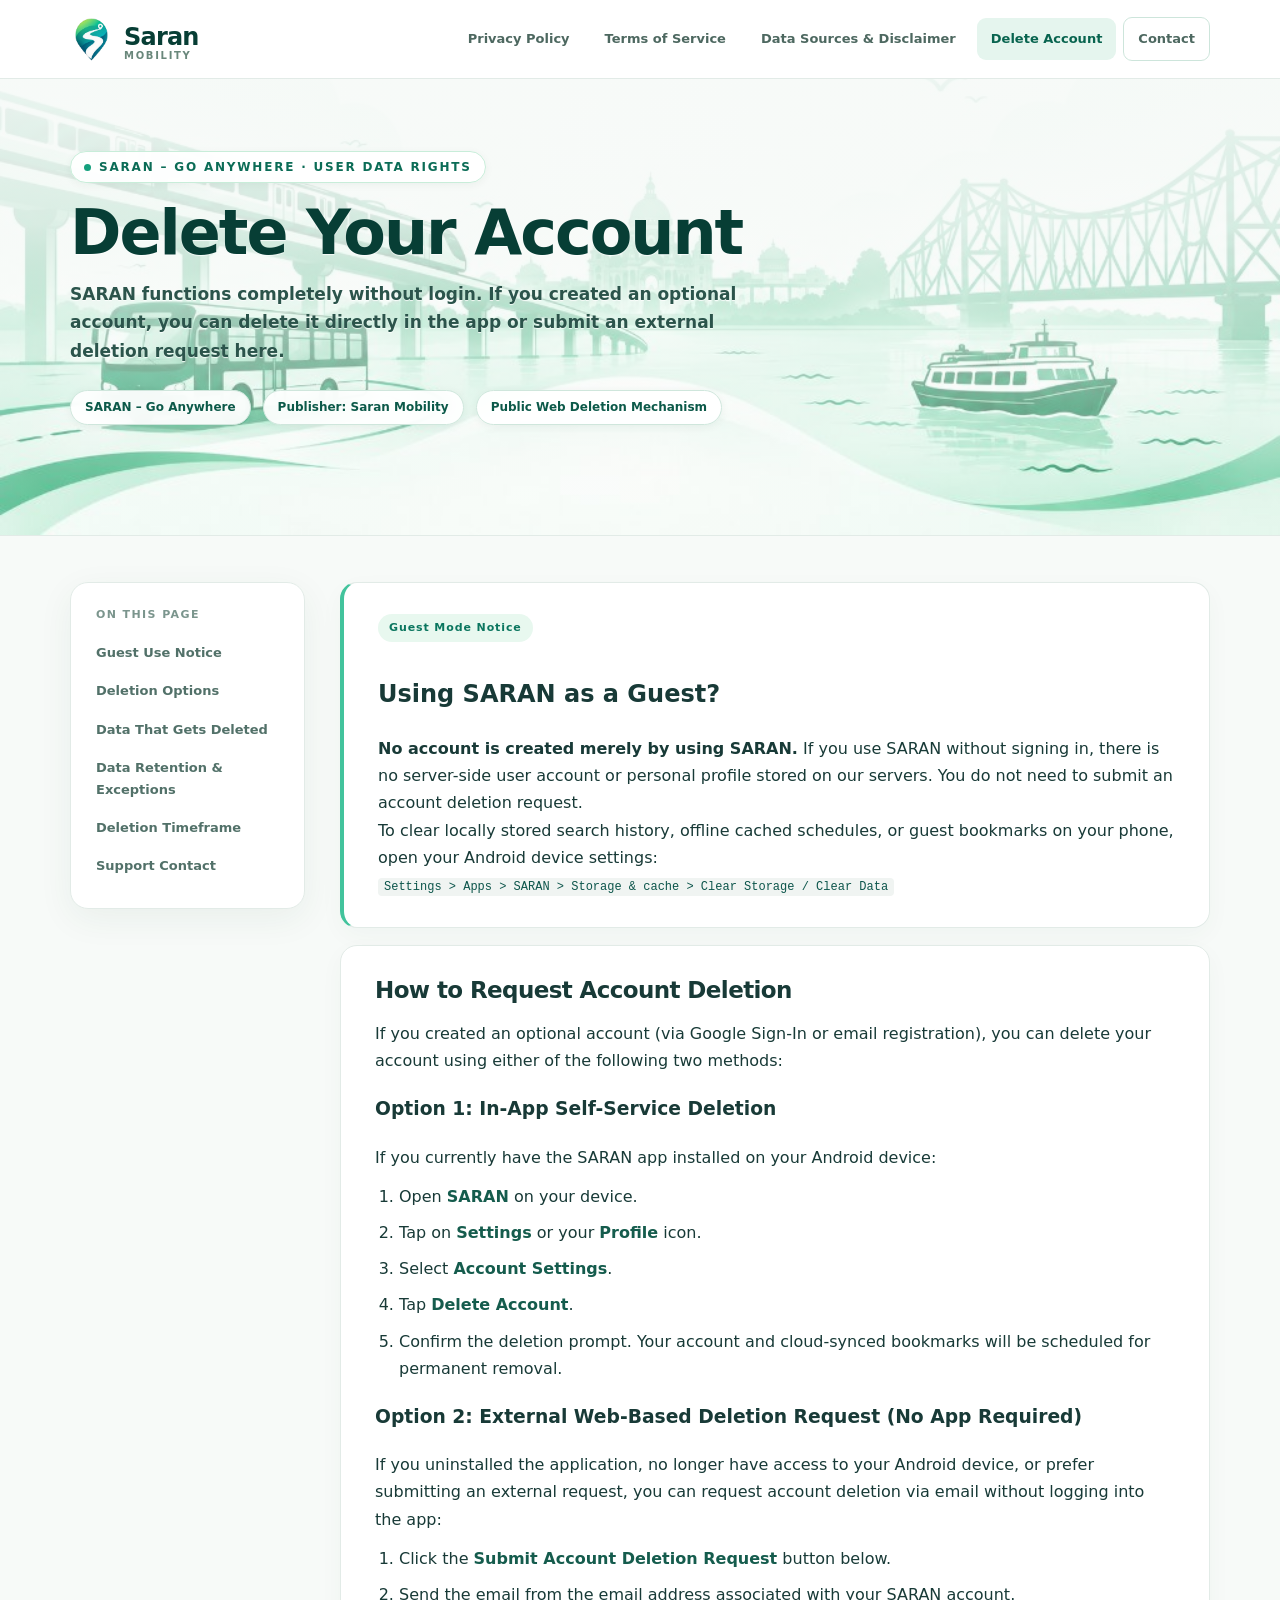
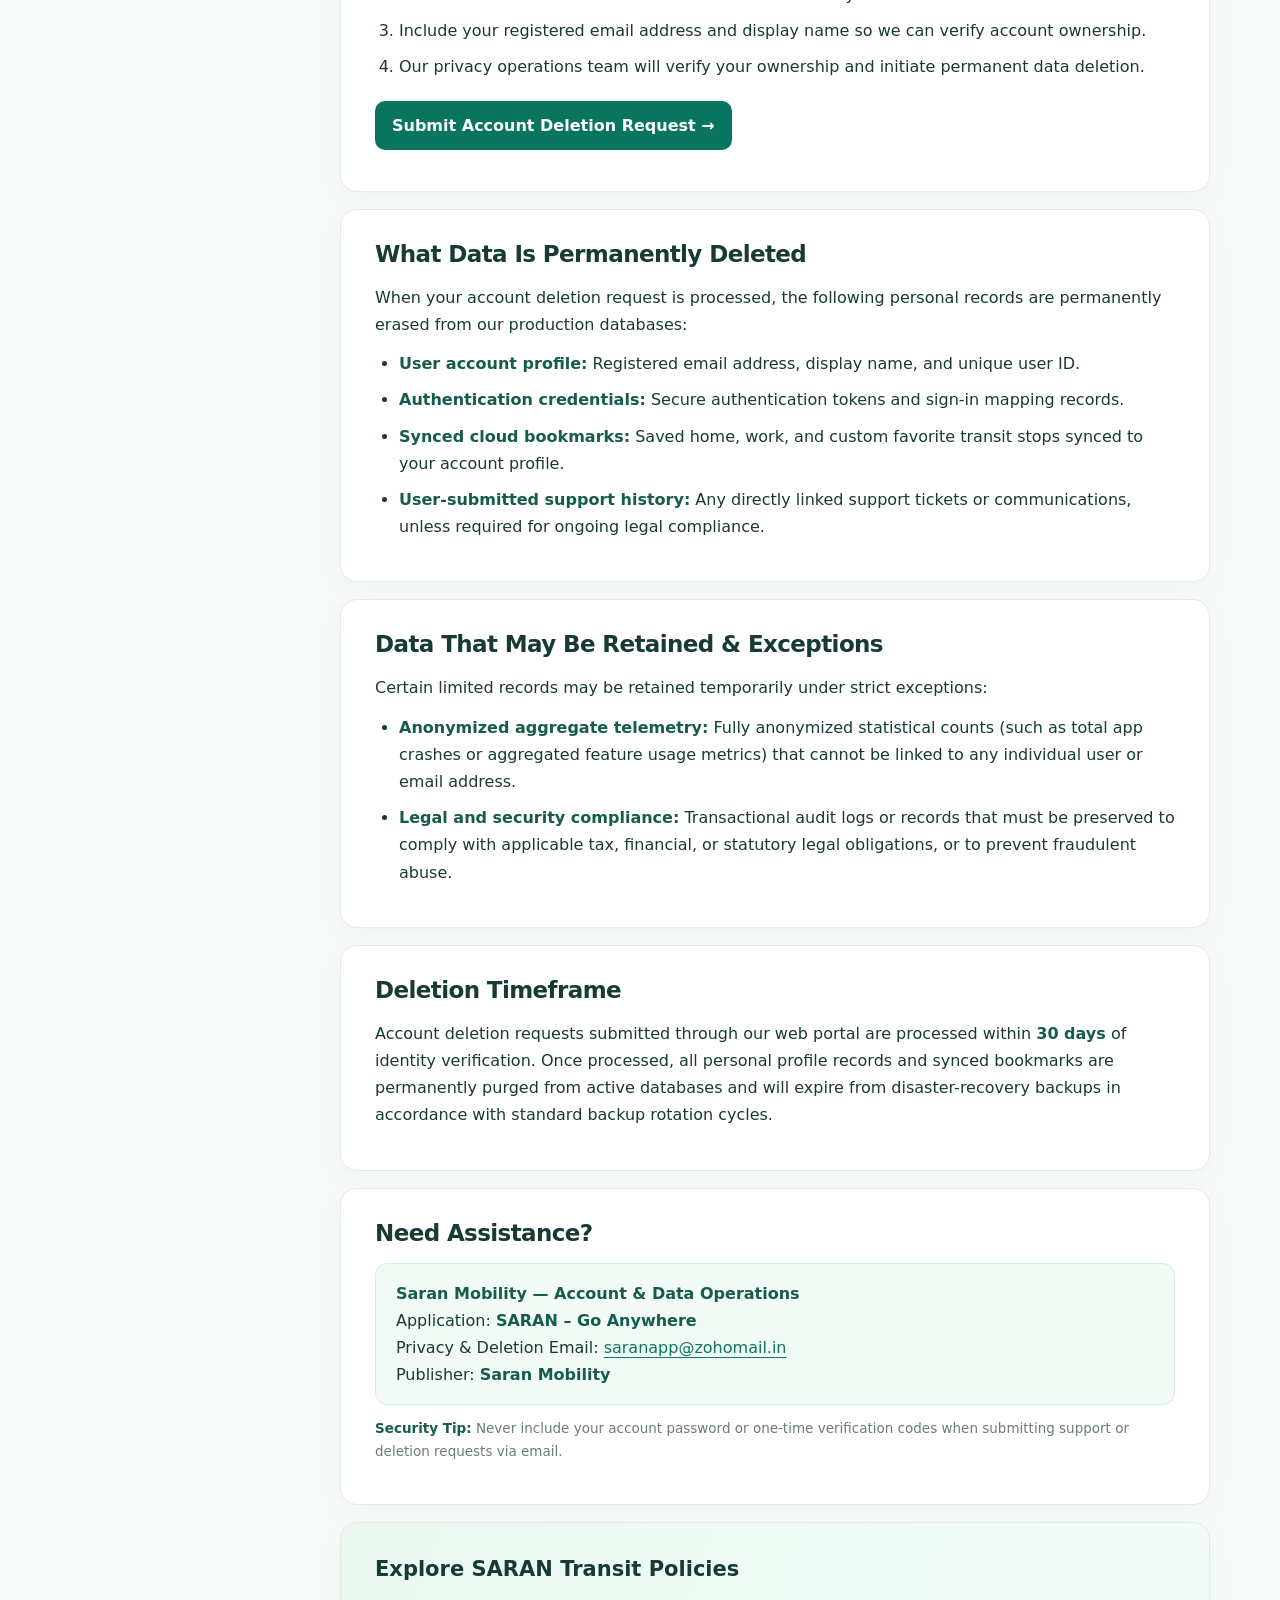
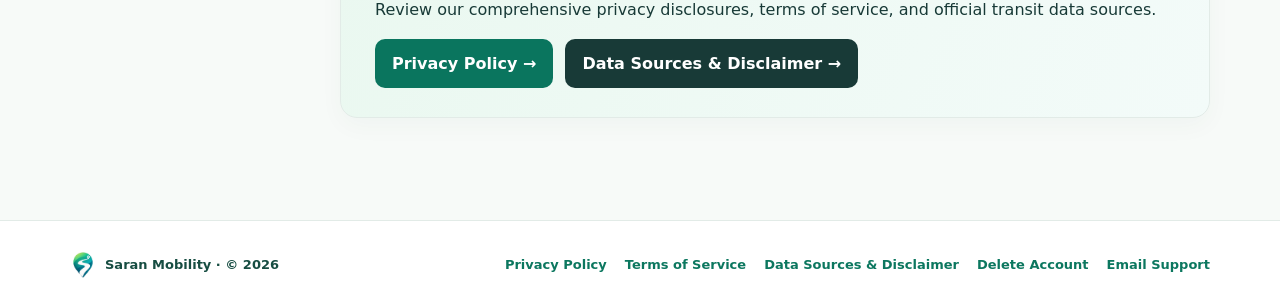
<file: delete-account.html>
<!DOCTYPE html>
<html lang="en">
<head>
  <meta charset="utf-8"/>
  <meta content="width=device-width,initial-scale=1" name="viewport"/>
  <meta content="#075c51" name="theme-color"/>
  <meta content="Request deletion of your SARAN account and learn what happens to associated personal data, bookmarks, and cloud records." name="description"/>
  <title>Delete Your Account | SARAN – Go Anywhere</title>
  <link href="saran-logo.webp" rel="icon" type="image/webp"/>
  <link href="style.css" rel="stylesheet"/>
</head>
<body>
  <header class="site-header">
    <div class="container nav">
      <a class="brand" href="./">
        <img alt="Saran logo" src="saran-logo.webp"/>
        <span>Saran <span class="brand-sub">Mobility</span></span>
      </a>
      <nav aria-label="Main navigation" class="nav-links">
        <a href="./">Privacy Policy</a>
        <a href="terms.html">Terms of Service</a>
        <a href="data-sources.html">Data Sources &amp; Disclaimer</a>
        <a class="active" href="delete-account.html">Delete Account</a>
        <a class="contact-link" href="mailto:saranapp@zohomail.in">Contact</a>
      </nav>
    </div>
  </header>

  <div class="hero">
    <div class="hero-backdrop" aria-hidden="true">
      <picture>
        <source media="(max-width: 640px)" srcset="hero-mobile.jpg"/>
        <source media="(max-width: 1024px)" srcset="hero-tablet.jpg"/>
        <img alt="" class="hero-art" src="hero-desktop.jpg"/>
      </picture>
      <div class="hero-overlay"></div>
    </div>
    <div class="container hero-inner">
      <span class="tag">SARAN – Go Anywhere · User Data Rights</span>
      <h1>Delete Your Account</h1>
      <p>SARAN functions completely without login. If you created an optional account, you can delete it directly in the app or submit an external deletion request here.</p>
      <div class="hero-meta">
        <span>SARAN – Go Anywhere</span>
        <span>Publisher: Saran Mobility</span>
        <span>Public Web Deletion Mechanism</span>
      </div>
    </div>
  </div>

  <div class="container content">
    <aside aria-label="On this page" class="toc">
      <div class="toc-heading">On this page</div>
      <a href="#guest-notice">Guest Use Notice</a>
      <a href="#how-to-delete">Deletion Options</a>
      <a href="#data-deleted">Data That Gets Deleted</a>
      <a href="#data-retained">Data Retention &amp; Exceptions</a>
      <a href="#timeframe">Deletion Timeframe</a>
      <a href="#contact">Support Contact</a>
    </aside>

    <main class="article">
      <div class="intro" id="guest-notice">
        <span class="label">Guest Mode Notice</span>
        <h2>Using SARAN as a Guest?</h2>
        <p><strong>No account is created merely by using SARAN.</strong> If you use SARAN without signing in, there is no server-side user account or personal profile stored on our servers. You do not need to submit an account deletion request.</p>
        <p>To clear locally stored search history, offline cached schedules, or guest bookmarks on your phone, open your Android device settings:</p>
        <p><code class="code-pill">Settings &gt; Apps &gt; SARAN &gt; Storage &amp; cache &gt; Clear Storage / Clear Data</code></p>
      </div>

      <!-- 01 · Deletion options -->
      <section class="section" id="how-to-delete">
        <h2>How to Request Account Deletion</h2>
        <p>If you created an optional account (via Google Sign-In or email registration), you can delete your account using either of the following two methods:</p>

        <h3>Option 1: In-App Self-Service Deletion</h3>
        <p>If you currently have the SARAN app installed on your Android device:</p>
        <ol>
          <li>Open <strong>SARAN</strong> on your device.</li>
          <li>Tap on <strong>Settings</strong> or your <strong>Profile</strong> icon.</li>
          <li>Select <strong>Account Settings</strong>.</li>
          <li>Tap <strong>Delete Account</strong>.</li>
          <li>Confirm the deletion prompt. Your account and cloud-synced bookmarks will be scheduled for permanent removal.</li>
        </ol>

        <h3>Option 2: External Web-Based Deletion Request (No App Required)</h3>
        <p>If you uninstalled the application, no longer have access to your Android device, or prefer submitting an external request, you can request account deletion via email without logging into the app:</p>
        <ol>
          <li>Click the <strong>Submit Account Deletion Request</strong> button below.</li>
          <li>Send the email from the email address associated with your SARAN account.</li>
          <li>Include your registered email address and display name so we can verify account ownership.</li>
          <li>Our privacy operations team will verify your ownership and initiate permanent data deletion.</li>
        </ol>

        <p style="margin-top: 20px;">
          <a class="primary-button" href="mailto:saranapp@zohomail.in?subject=SARAN%20Account%20Deletion%20Request&amp;body=Hello%20Saran%20Mobility%20Team%2C%0A%0AI%20am%20requesting%20the%20permanent%20deletion%20of%20my%20SARAN%20account%20and%20all%20associated%20cloud%20data.%0A%0AMy%20registered%20account%20email%3A%20%0AMy%20display%20name%20(optional)%3A%20%0A%0APlease%20confirm%20once%20my%20account%20and%20data%20have%20been%20deleted.%0A%0AThank%20you.">Submit Account Deletion Request →</a>
        </p>
      </section>

      <!-- 02 · Data that gets deleted -->
      <section class="section" id="data-deleted">
        <h2>What Data Is Permanently Deleted</h2>
        <p>When your account deletion request is processed, the following personal records are permanently erased from our production databases:</p>
        <ul>
          <li><strong>User account profile:</strong> Registered email address, display name, and unique user ID.</li>
          <li><strong>Authentication credentials:</strong> Secure authentication tokens and sign-in mapping records.</li>
          <li><strong>Synced cloud bookmarks:</strong> Saved home, work, and custom favorite transit stops synced to your account profile.</li>
          <li><strong>User-submitted support history:</strong> Any directly linked support tickets or communications, unless required for ongoing legal compliance.</li>
        </ul>
      </section>

      <!-- 03 · Data retained -->
      <section class="section" id="data-retained">
        <h2>Data That May Be Retained &amp; Exceptions</h2>
        <p>Certain limited records may be retained temporarily under strict exceptions:</p>
        <ul>
          <li><strong>Anonymized aggregate telemetry:</strong> Fully anonymized statistical counts (such as total app crashes or aggregated feature usage metrics) that cannot be linked to any individual user or email address.</li>
          <li><strong>Legal and security compliance:</strong> Transactional audit logs or records that must be preserved to comply with applicable tax, financial, or statutory legal obligations, or to prevent fraudulent abuse.</li>
        </ul>
      </section>

      <!-- 04 · Deletion Timeframe -->
      <section class="section" id="timeframe">
        <h2>Deletion Timeframe</h2>
        <p>Account deletion requests submitted through our web portal are processed within <strong>30 days</strong> of identity verification. Once processed, all personal profile records and synced bookmarks are permanently purged from active databases and will expire from disaster-recovery backups in accordance with standard backup rotation cycles.</p>
      </section>

      <!-- 05 · Support Contact -->
      <section class="section" id="contact">
        <h2>Need Assistance?</h2>
        <div class="contact">
          <strong>Saran Mobility — Account &amp; Data Operations</strong><br/>
          Application: <strong>SARAN – Go Anywhere</strong><br/>
          Privacy &amp; Deletion Email: <a href="mailto:saranapp@zohomail.in">saranapp@zohomail.in</a><br/>
          Publisher: <strong>Saran Mobility</strong>
        </div>
        <p style="margin-top: 12px; font-size: 13.5px; color: var(--muted);">
          <strong>Security Tip:</strong> Never include your account password or one-time verification codes when submitting support or deletion requests via email.
        </p>
      </section>

      <div class="callout">
        <h2>Explore SARAN Transit Policies</h2>
        <p>Review our comprehensive privacy disclosures, terms of service, and official transit data sources.</p>
        <div style="display: flex; gap: 12px; flex-wrap: wrap;">
          <a class="primary-button" href="./">Privacy Policy →</a>
          <a class="primary-button" style="background: #183a37;" href="data-sources.html">Data Sources &amp; Disclaimer →</a>
        </div>
      </div>
    </main>
  </div>

  <footer class="footer">
    <div class="container footer-inner">
      <div class="foot-brand">
        <img alt="" src="saran-logo.webp"/>
        Saran Mobility · © 2026
      </div>
      <nav class="footer-links">
        <a href="./">Privacy Policy</a>
        <a href="terms.html">Terms of Service</a>
        <a href="data-sources.html">Data Sources &amp; Disclaimer</a>
        <a href="delete-account.html">Delete Account</a>
        <a href="mailto:saranapp@zohomail.in">Email Support</a>
      </nav>
    </div>
  </footer>
</body>
</html>
</file>
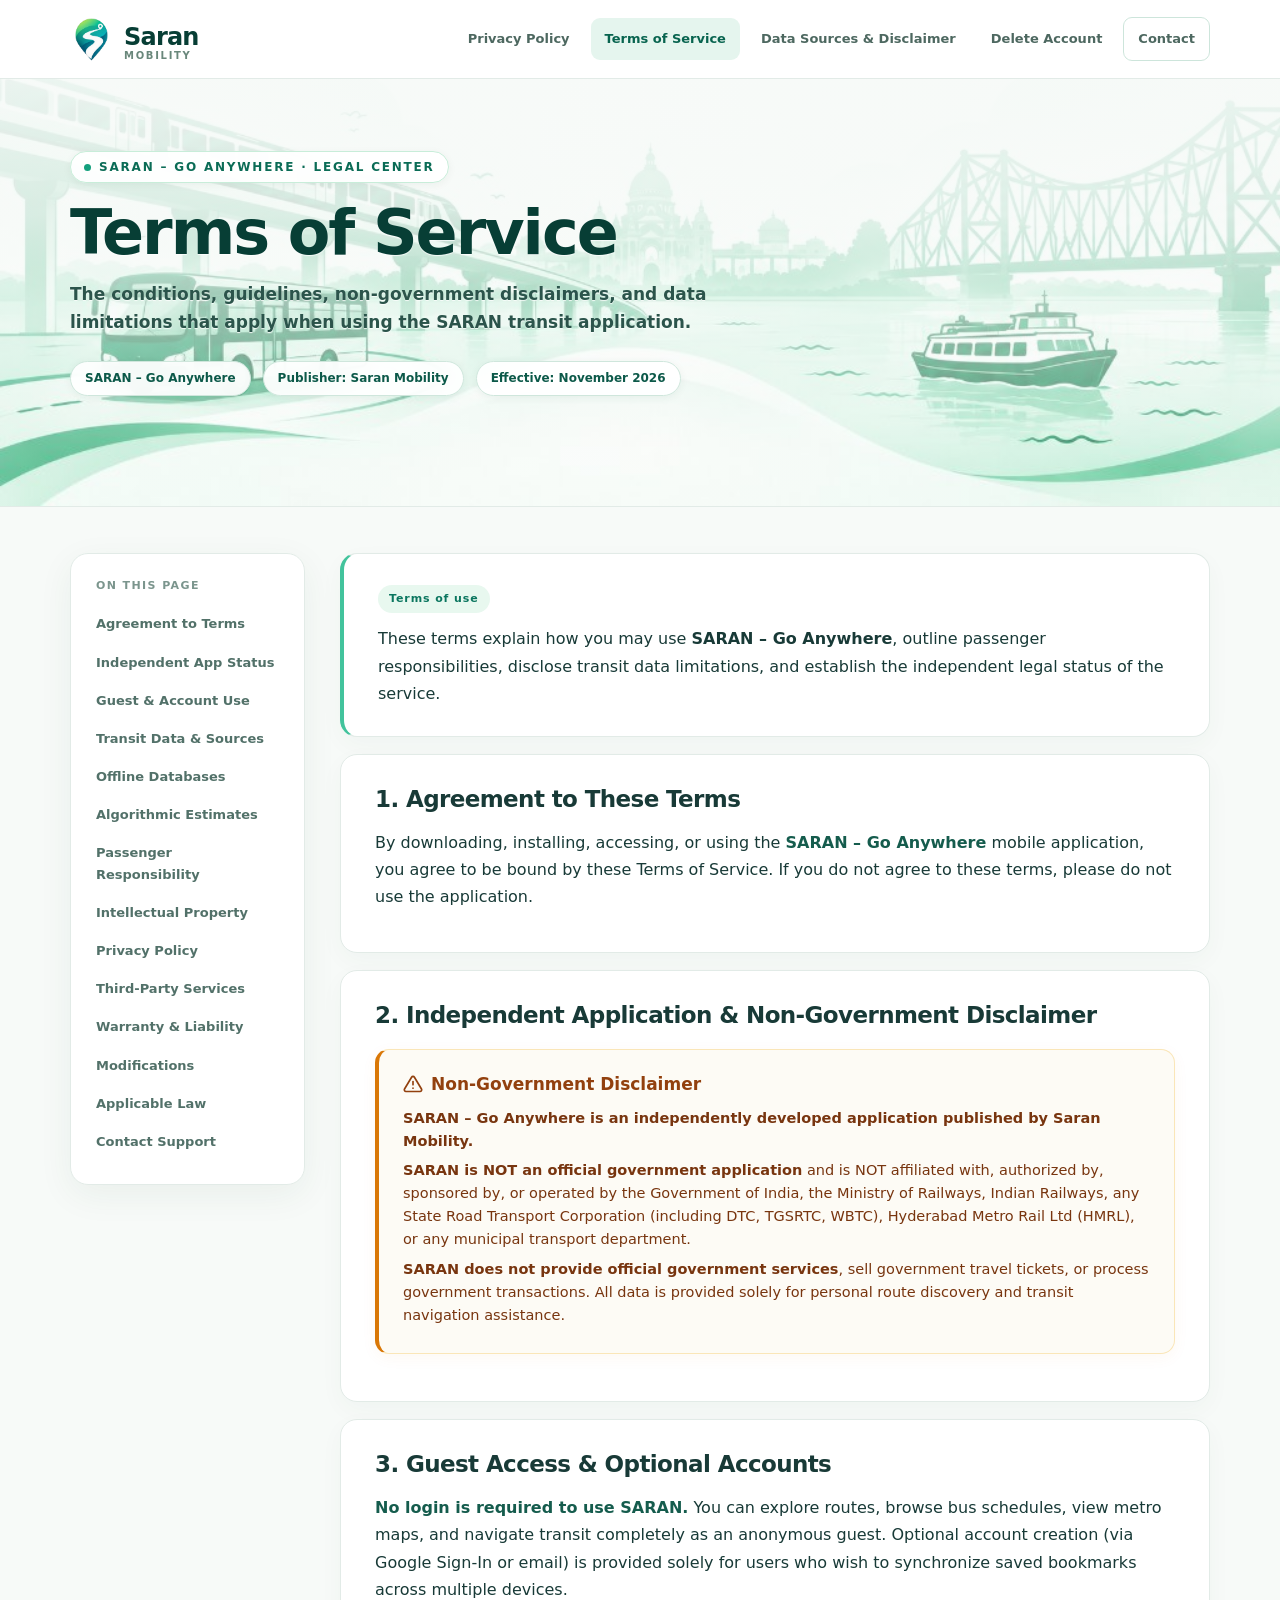
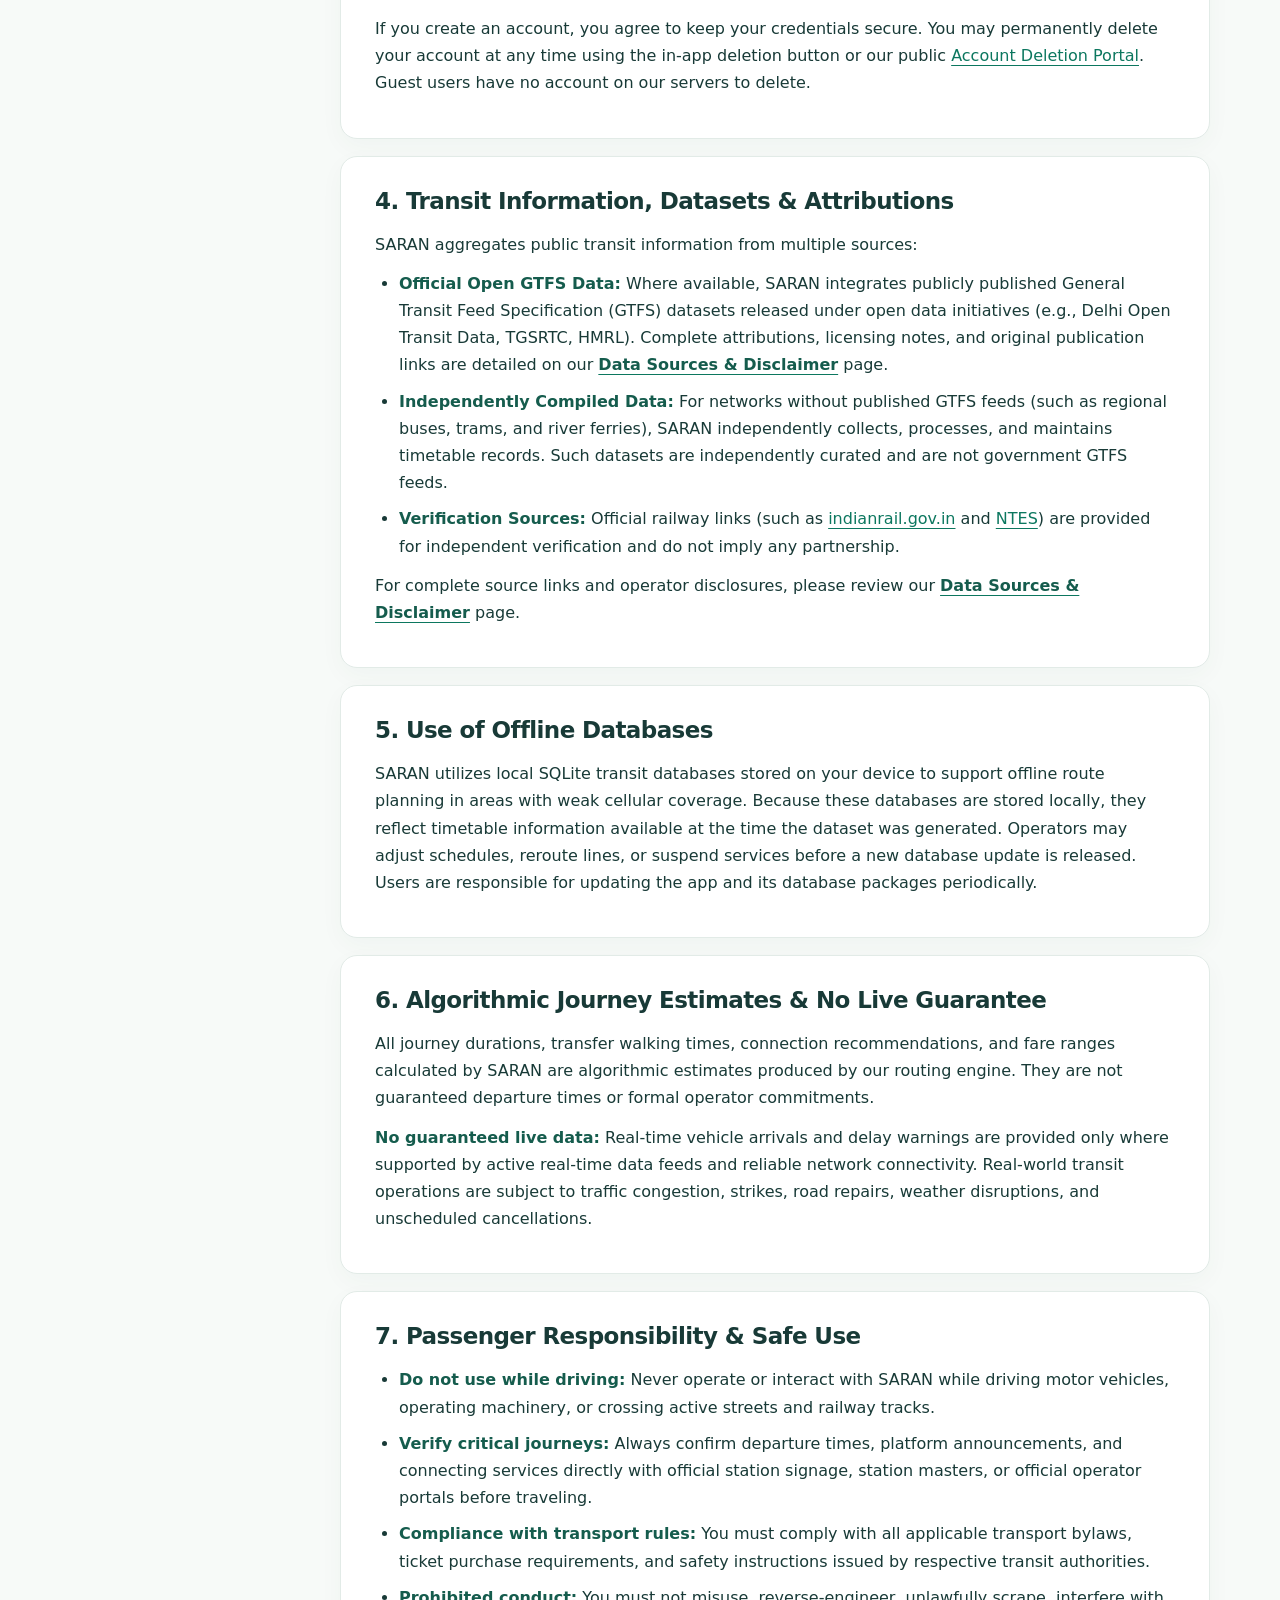
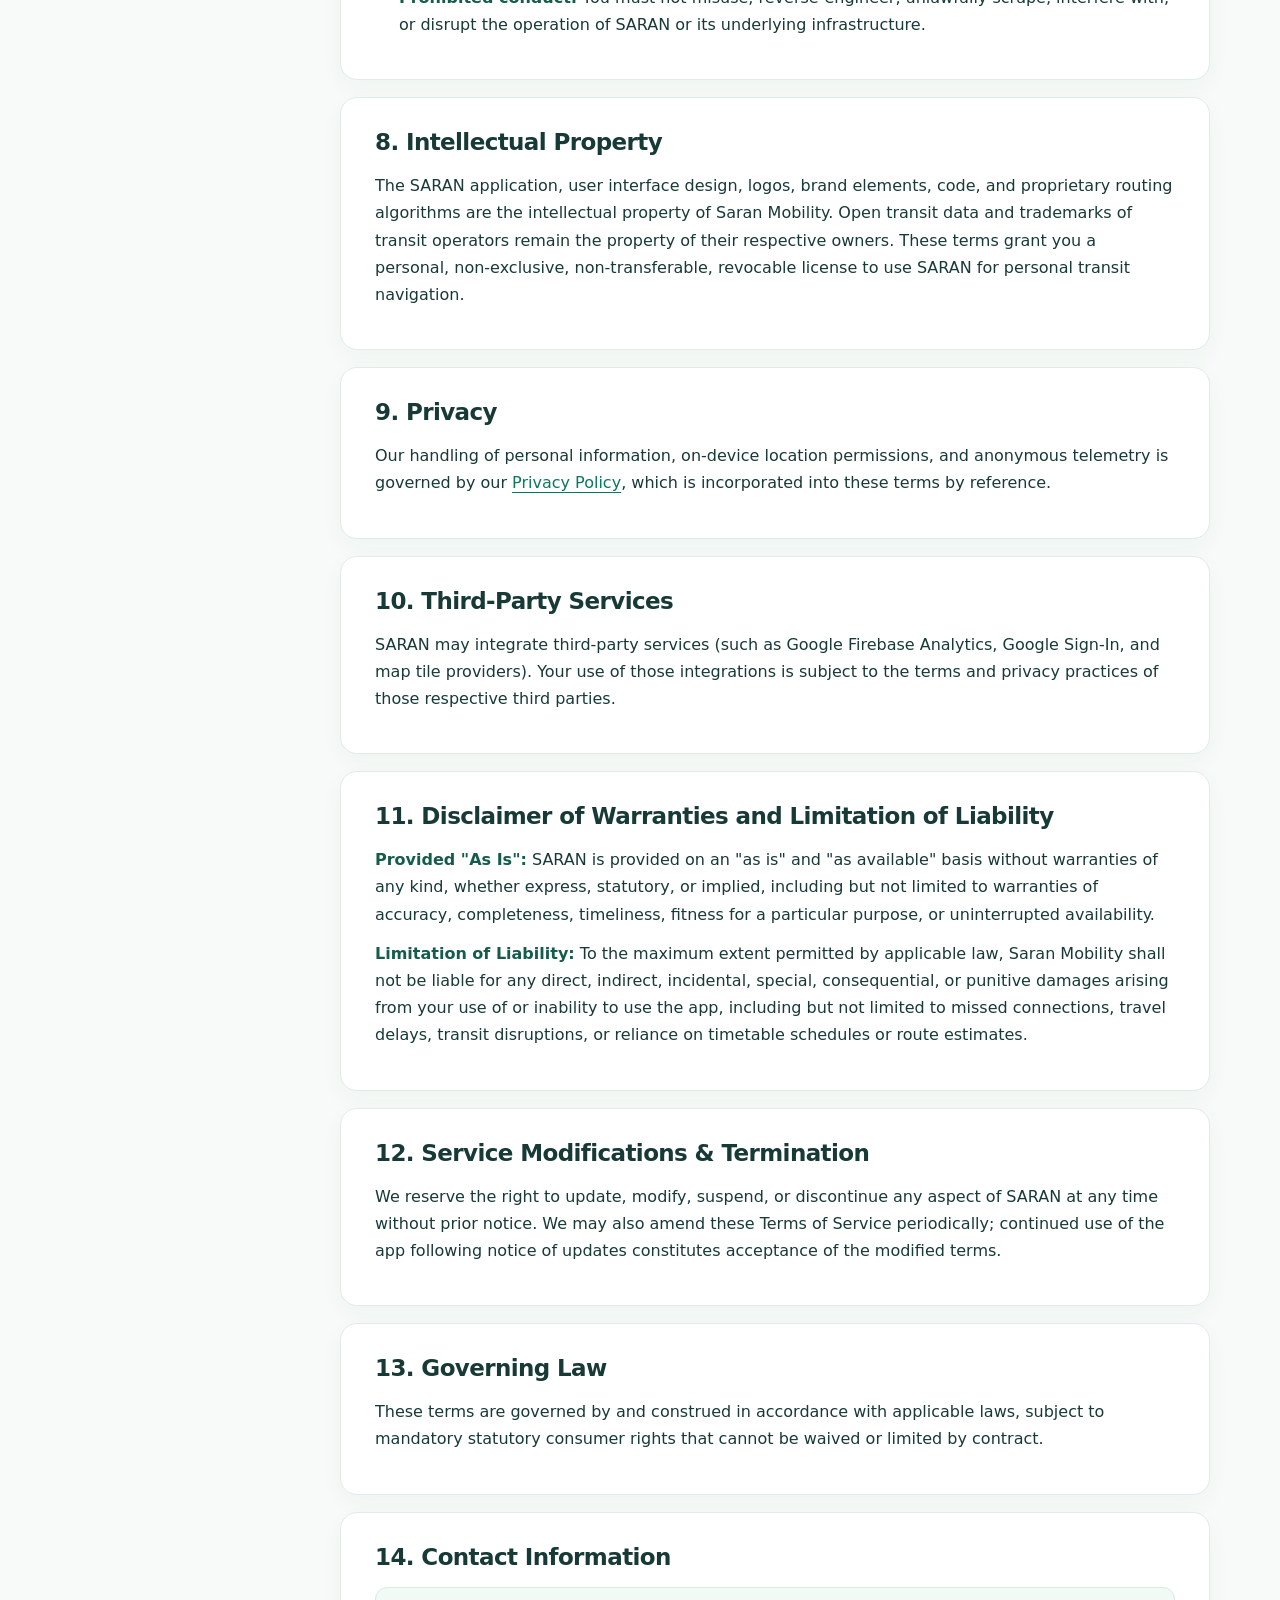
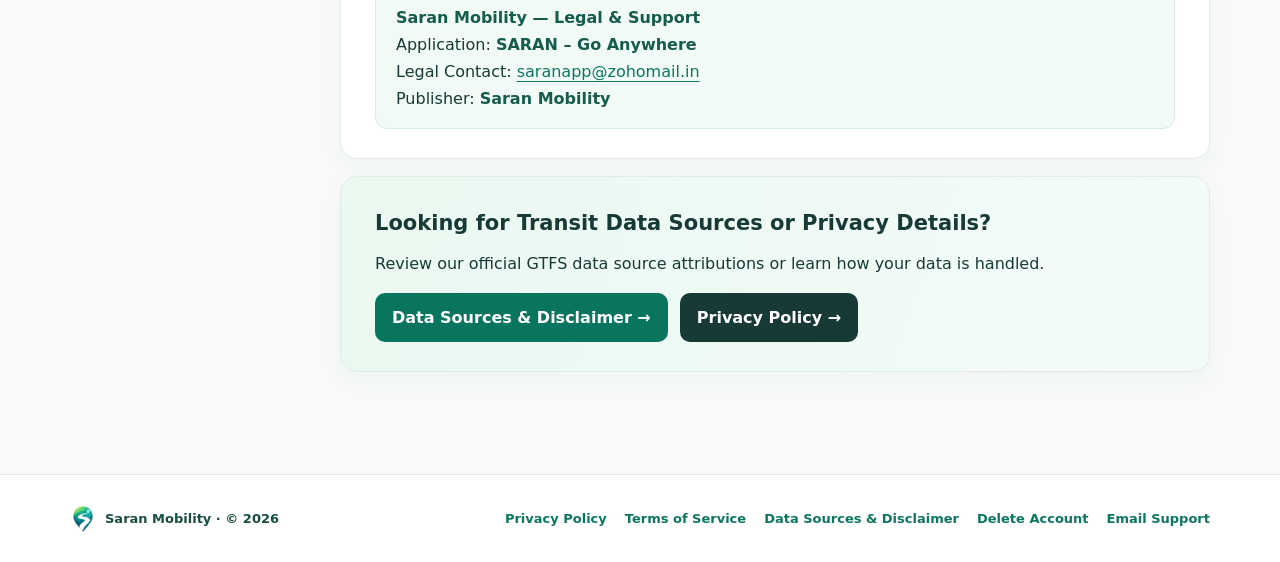
<file: terms.html>
<!DOCTYPE html>
<html lang="en">
<head>
  <meta charset="utf-8"/>
  <meta content="width=device-width,initial-scale=1" name="viewport"/>
  <meta content="#075c51" name="theme-color"/>
  <meta content="Terms of Service for SARAN – Go Anywhere: Guidelines, non-government disclaimer, transit data limitations, offline database usage, and passenger responsibilities." name="description"/>
  <title>Terms of Service | SARAN – Go Anywhere</title>
  <link href="saran-logo.webp" rel="icon" type="image/webp"/>
  <link href="style.css" rel="stylesheet"/>
</head>
<body>
  <header class="site-header">
    <div class="container nav">
      <a class="brand" href="./">
        <img alt="Saran logo" src="saran-logo.webp"/>
        <span>Saran <span class="brand-sub">Mobility</span></span>
      </a>
      <nav aria-label="Main navigation" class="nav-links">
        <a href="./">Privacy Policy</a>
        <a class="active" href="terms.html">Terms of Service</a>
        <a href="data-sources.html">Data Sources &amp; Disclaimer</a>
        <a href="delete-account.html">Delete Account</a>
        <a class="contact-link" href="mailto:saranapp@zohomail.in">Contact</a>
      </nav>
    </div>
  </header>

  <div class="hero">
    <div class="hero-backdrop" aria-hidden="true">
      <picture>
        <source media="(max-width: 640px)" srcset="hero-mobile.jpg"/>
        <source media="(max-width: 1024px)" srcset="hero-tablet.jpg"/>
        <img alt="" class="hero-art" src="hero-desktop.jpg"/>
      </picture>
      <div class="hero-overlay"></div>
    </div>
    <div class="container hero-inner">
      <span class="tag">SARAN – Go Anywhere · Legal Center</span>
      <h1>Terms of Service</h1>
      <p>The conditions, guidelines, non-government disclaimers, and data limitations that apply when using the SARAN transit application.</p>
      <div class="hero-meta">
        <span>SARAN – Go Anywhere</span>
        <span>Publisher: Saran Mobility</span>
        <span>Effective: November 2026</span>
      </div>
    </div>
  </div>

  <div class="container content">
    <aside aria-label="On this page" class="toc">
      <div class="toc-heading">On this page</div>
      <a href="#accept">Agreement to Terms</a>
      <a href="#independent-status">Independent App Status</a>
      <a href="#accounts">Guest &amp; Account Use</a>
      <a href="#transit-data">Transit Data &amp; Sources</a>
      <a href="#offline-routing">Offline Databases</a>
      <a href="#estimates">Algorithmic Estimates</a>
      <a href="#safety">Passenger Responsibility</a>
      <a href="#ownership">Intellectual Property</a>
      <a href="#privacy">Privacy Policy</a>
      <a href="#third-party">Third-Party Services</a>
      <a href="#disclaimer">Warranty &amp; Liability</a>
      <a href="#changes">Modifications</a>
      <a href="#law">Applicable Law</a>
      <a href="#contact">Contact Support</a>
    </aside>

    <main class="article">
      <div class="intro">
        <span class="label">Terms of use</span>
        <p>These terms explain how you may use <strong>SARAN – Go Anywhere</strong>, outline passenger responsibilities, disclose transit data limitations, and establish the independent legal status of the service.</p>
      </div>

      <!-- 01 · Agreement -->
      <section class="section" id="accept">
        <h2>1. Agreement to These Terms</h2>
        <p>By downloading, installing, accessing, or using the <strong>SARAN – Go Anywhere</strong> mobile application, you agree to be bound by these Terms of Service. If you do not agree to these terms, please do not use the application.</p>
      </section>

      <!-- 02 · Independent App Status & Non-Government Disclaimer -->
      <section class="section" id="independent-status">
        <h2>2. Independent Application &amp; Non-Government Disclaimer</h2>
        <div class="disclaimer-box">
          <h3>
            <svg width="20" height="20" viewBox="0 0 24 24" fill="none" stroke="currentColor" stroke-width="2" stroke-linecap="round" stroke-linejoin="round" aria-hidden="true">
              <path d="M10.29 3.86L1.82 18a2 2 0 0 0 1.71 3h16.94a2 2 0 0 0 1.71-3L13.71 3.86a2 2 0 0 0-3.42 0z"></path>
              <line x1="12" y1="9" x2="12" y2="13"></line>
              <line x1="12" y1="17" x2="12.01" y2="17"></line>
            </svg>
            Non-Government Disclaimer
          </h3>
          <p><strong>SARAN – Go Anywhere is an independently developed application published by Saran Mobility.</strong></p>
          <p><strong>SARAN is NOT an official government application</strong> and is NOT affiliated with, authorized by, sponsored by, or operated by the Government of India, the Ministry of Railways, Indian Railways, any State Road Transport Corporation (including DTC, TGSRTC, WBTC), Hyderabad Metro Rail Ltd (HMRL), or any municipal transport department.</p>
          <p><strong>SARAN does not provide official government services</strong>, sell government travel tickets, or process government transactions. All data is provided solely for personal route discovery and transit navigation assistance.</p>
        </div>
      </section>

      <!-- 03 · Accounts -->
      <section class="section" id="accounts">
        <h2>3. Guest Access &amp; Optional Accounts</h2>
        <p><strong>No login is required to use SARAN.</strong> You can explore routes, browse bus schedules, view metro maps, and navigate transit completely as an anonymous guest. Optional account creation (via Google Sign-In or email) is provided solely for users who wish to synchronize saved bookmarks across multiple devices.</p>
        <p>If you create an account, you agree to keep your credentials secure. You may permanently delete your account at any time using the in-app deletion button or our public <a href="delete-account.html">Account Deletion Portal</a>. Guest users have no account on our servers to delete.</p>
      </section>

      <!-- 04 · Transit Data & Sources -->
      <section class="section" id="transit-data">
        <h2>4. Transit Information, Datasets &amp; Attributions</h2>
        <p>SARAN aggregates public transit information from multiple sources:</p>
        <ul>
          <li><strong>Official Open GTFS Data:</strong> Where available, SARAN integrates publicly published General Transit Feed Specification (GTFS) datasets released under open data initiatives (e.g., Delhi Open Transit Data, TGSRTC, HMRL). Complete attributions, licensing notes, and original publication links are detailed on our <a href="data-sources.html"><strong>Data Sources &amp; Disclaimer</strong></a> page.</li>
          <li><strong>Independently Compiled Data:</strong> For networks without published GTFS feeds (such as regional buses, trams, and river ferries), SARAN independently collects, processes, and maintains timetable records. Such datasets are independently curated and are not government GTFS feeds.</li>
          <li><strong>Verification Sources:</strong> Official railway links (such as <a href="https://www.indianrail.gov.in/" target="_blank" rel="noopener noreferrer">indianrail.gov.in</a> and <a href="https://enquiry.indianrail.gov.in/ntes/" target="_blank" rel="noopener noreferrer">NTES</a>) are provided for independent verification and do not imply any partnership.</li>
        </ul>
        <p>For complete source links and operator disclosures, please review our <a href="data-sources.html"><strong>Data Sources &amp; Disclaimer</strong></a> page.</p>
      </section>

      <!-- 05 · Offline Routing -->
      <section class="section" id="offline-routing">
        <h2>5. Use of Offline Databases</h2>
        <p>SARAN utilizes local SQLite transit databases stored on your device to support offline route planning in areas with weak cellular coverage. Because these databases are stored locally, they reflect timetable information available at the time the dataset was generated. Operators may adjust schedules, reroute lines, or suspend services before a new database update is released. Users are responsible for updating the app and its database packages periodically.</p>
      </section>

      <!-- 06 · Algorithmic Estimates -->
      <section class="section" id="estimates">
        <h2>6. Algorithmic Journey Estimates &amp; No Live Guarantee</h2>
        <p>All journey durations, transfer walking times, connection recommendations, and fare ranges calculated by SARAN are algorithmic estimates produced by our routing engine. They are not guaranteed departure times or formal operator commitments.</p>
        <p><strong>No guaranteed live data:</strong> Real-time vehicle arrivals and delay warnings are provided only where supported by active real-time data feeds and reliable network connectivity. Real-world transit operations are subject to traffic congestion, strikes, road repairs, weather disruptions, and unscheduled cancellations.</p>
      </section>

      <!-- 07 · Passenger Responsibility -->
      <section class="section" id="safety">
        <h2>7. Passenger Responsibility &amp; Safe Use</h2>
        <ul>
          <li><strong>Do not use while driving:</strong> Never operate or interact with SARAN while driving motor vehicles, operating machinery, or crossing active streets and railway tracks.</li>
          <li><strong>Verify critical journeys:</strong> Always confirm departure times, platform announcements, and connecting services directly with official station signage, station masters, or official operator portals before traveling.</li>
          <li><strong>Compliance with transport rules:</strong> You must comply with all applicable transport bylaws, ticket purchase requirements, and safety instructions issued by respective transit authorities.</li>
          <li><strong>Prohibited conduct:</strong> You must not misuse, reverse-engineer, unlawfully scrape, interfere with, or disrupt the operation of SARAN or its underlying infrastructure.</li>
        </ul>
      </section>

      <!-- 08 · Intellectual Property -->
      <section class="section" id="ownership">
        <h2>8. Intellectual Property</h2>
        <p>The SARAN application, user interface design, logos, brand elements, code, and proprietary routing algorithms are the intellectual property of Saran Mobility. Open transit data and trademarks of transit operators remain the property of their respective owners. These terms grant you a personal, non-exclusive, non-transferable, revocable license to use SARAN for personal transit navigation.</p>
      </section>

      <!-- 09 · Privacy -->
      <section class="section" id="privacy">
        <h2>9. Privacy</h2>
        <p>Our handling of personal information, on-device location permissions, and anonymous telemetry is governed by our <a href="./">Privacy Policy</a>, which is incorporated into these terms by reference.</p>
      </section>

      <!-- 10 · Third-Party Services -->
      <section class="section" id="third-party">
        <h2>10. Third-Party Services</h2>
        <p>SARAN may integrate third-party services (such as Google Firebase Analytics, Google Sign-In, and map tile providers). Your use of those integrations is subject to the terms and privacy practices of those respective third parties.</p>
      </section>

      <!-- 11 · Disclaimer & Liability -->
      <section class="section" id="disclaimer">
        <h2>11. Disclaimer of Warranties and Limitation of Liability</h2>
        <p><strong>Provided "As Is":</strong> SARAN is provided on an "as is" and "as available" basis without warranties of any kind, whether express, statutory, or implied, including but not limited to warranties of accuracy, completeness, timeliness, fitness for a particular purpose, or uninterrupted availability.</p>
        <p><strong>Limitation of Liability:</strong> To the maximum extent permitted by applicable law, Saran Mobility shall not be liable for any direct, indirect, incidental, special, consequential, or punitive damages arising from your use of or inability to use the app, including but not limited to missed connections, travel delays, transit disruptions, or reliance on timetable schedules or route estimates.</p>
      </section>

      <!-- 12 · Modifications -->
      <section class="section" id="changes">
        <h2>12. Service Modifications &amp; Termination</h2>
        <p>We reserve the right to update, modify, suspend, or discontinue any aspect of SARAN at any time without prior notice. We may also amend these Terms of Service periodically; continued use of the app following notice of updates constitutes acceptance of the modified terms.</p>
      </section>

      <!-- 13 · Applicable Law -->
      <section class="section" id="law">
        <h2>13. Governing Law</h2>
        <p>These terms are governed by and construed in accordance with applicable laws, subject to mandatory statutory consumer rights that cannot be waived or limited by contract.</p>
      </section>

      <!-- 14 · Contact -->
      <section class="section" id="contact">
        <h2>14. Contact Information</h2>
        <div class="contact">
          <strong>Saran Mobility — Legal &amp; Support</strong><br/>
          Application: <strong>SARAN – Go Anywhere</strong><br/>
          Legal Contact: <a href="mailto:saranapp@zohomail.in">saranapp@zohomail.in</a><br/>
          Publisher: <strong>Saran Mobility</strong>
        </div>
      </section>

      <div class="callout">
        <h2>Looking for Transit Data Sources or Privacy Details?</h2>
        <p>Review our official GTFS data source attributions or learn how your data is handled.</p>
        <div style="display: flex; gap: 12px; flex-wrap: wrap;">
          <a class="primary-button" href="data-sources.html">Data Sources &amp; Disclaimer →</a>
          <a class="primary-button" style="background: #183a37;" href="./">Privacy Policy →</a>
        </div>
      </div>
    </main>
  </div>

  <footer class="footer">
    <div class="container footer-inner">
      <div class="foot-brand">
        <img alt="" src="saran-logo.webp"/>
        Saran Mobility · © 2026
      </div>
      <nav class="footer-links">
        <a href="./">Privacy Policy</a>
        <a href="terms.html">Terms of Service</a>
        <a href="data-sources.html">Data Sources &amp; Disclaimer</a>
        <a href="delete-account.html">Delete Account</a>
        <a href="mailto:saranapp@zohomail.in">Email Support</a>
      </nav>
    </div>
  </footer>
</body>
</html>
</file>
<file: style.css>
:root {
  --ink: #183a37;
  --muted: #697d79;
  --pine: #0c554b;
  --green: #13856d;
  --mint: #eaf8f1;
  --line: #e2ebe7;
  --bg: #f7faf8;
  --white: #fff;
}

* {
  box-sizing: border-box;
}

html {
  scroll-behavior: smooth;
}

body {
  margin: 0;
  background: var(--bg);
  color: var(--ink);
  font: 16px/1.7 system-ui, -apple-system, Segoe UI, Roboto, Arial, sans-serif;
}

a {
  color: #0c775f;
  text-decoration-thickness: 1px;
  text-underline-offset: 4px;
}

a:hover {
  color: #064d40;
}

.container {
  width: min(1140px, calc(100% - 44px));
  margin: auto;
}

/* Header */
.site-header {
  background: #ffffffed;
  backdrop-filter: blur(18px);
  border-bottom: 1px solid var(--line);
  position: sticky;
  top: 0;
  z-index: 10;
}

.nav {
  display: flex;
  align-items: center;
  justify-content: space-between;
  gap: 20px;
  min-height: 78px;
}

.brand {
  display: flex;
  align-items: center;
  gap: 11px;
  text-decoration: none;
  color: #073e35;
  font-weight: 820;
  font-size: 24px;
  letter-spacing: -0.8px;
}

.brand img {
  width: 43px;
  height: 46px;
  object-fit: contain;
}

.brand-sub {
  font-size: 10px;
  letter-spacing: 1.7px;
  text-transform: uppercase;
  color: #69877b;
  font-weight: 800;
  display: block;
  line-height: 1;
  margin-top: -6px;
}

.nav-links {
  display: flex;
  align-items: center;
  gap: 7px;
  flex-wrap: wrap;
}

.nav-links a {
  padding: 10px 14px;
  border-radius: 9px;
  text-decoration: none;
  color: #4d6860;
  font-size: 13px;
  font-weight: 700;
  transition: background 0.2s, color 0.2s;
}

.nav-links a:hover,
.nav-links a.active {
  background: #e5f5ee;
  color: #08644f;
}

.nav-links a.contact-link {
  border: 1px solid #cde5db;
}

/* Hero Section with Responsive Illustration */
.hero {
  position: relative;
  overflow: hidden;
  background-color: #f7faf8;
  border-bottom: 1px solid var(--line);
  color: var(--ink);
}

.hero-backdrop {
  position: absolute;
  inset: 0;
  z-index: 1;
  pointer-events: none;
}

.hero-backdrop picture,
.hero-art {
  width: 100%;
  height: 100%;
  display: block;
}

.hero-art {
  object-fit: cover;
  object-position: center bottom;
}

.hero-overlay {
  position: absolute;
  inset: 0;
  background: linear-gradient(
    180deg,
    rgba(247, 250, 248, 0.95) 0%,
    rgba(247, 250, 248, 0.85) 32%,
    rgba(247, 250, 248, 0.45) 70%,
    rgba(247, 250, 248, 0.08) 100%
  );
}

.hero-inner {
  position: relative;
  z-index: 2;
  padding: 72px 0 110px;
}

.tag {
  display: inline-flex;
  align-items: center;
  gap: 8px;
  font-size: 12px;
  text-transform: uppercase;
  letter-spacing: 1.8px;
  color: #0b6c56;
  font-weight: 800;
  background: #ffffffeb;
  backdrop-filter: blur(8px);
  border: 1px solid #c8edd9;
  padding: 5px 13px;
  border-radius: 99px;
  box-shadow: 0 2px 8px rgba(10, 60, 45, 0.05);
}

.tag::before {
  content: "";
  display: inline-block;
  width: 7px;
  height: 7px;
  border-radius: 50%;
  background: #14a07d;
}

.hero h1 {
  font-size: clamp(36px, 5.2vw, 62px);
  letter-spacing: -2px;
  line-height: 1.1;
  margin: 16px 0 12px;
  color: #073e35;
  font-weight: 850;
  text-shadow: 0 1px 1px rgba(255, 255, 255, 0.8);
}

.hero p {
  max-width: 720px;
  color: #2b544b;
  font-size: 17px;
  margin: 0;
  font-weight: 550;
  text-shadow: 0 1px 1px rgba(255, 255, 255, 0.8);
}

.hero-meta {
  display: flex;
  flex-wrap: wrap;
  gap: 12px;
  margin-top: 24px;
}

.hero-meta span {
  background: #ffffffeb;
  backdrop-filter: blur(10px);
  border: 1px solid #cfe6dc;
  border-radius: 30px;
  padding: 6px 14px;
  color: #0c5949;
  font-size: 12px;
  font-weight: 700;
  box-shadow: 0 2px 8px rgba(10, 60, 45, 0.06);
}

/* Main Content Layout */
.content {
  display: grid;
  grid-template-columns: 235px minmax(0, 1fr);
  gap: 35px;
  align-items: start;
  padding: 46px 0 85px;
}

.toc {
  position: sticky;
  top: 100px;
  padding: 23px 15px;
  background: white;
  border: 1px solid var(--line);
  border-radius: 18px;
  box-shadow: 0 10px 35px #1a4a3010;
}

.toc-heading {
  font-size: 11px;
  font-weight: 850;
  letter-spacing: 1.4px;
  color: #7b958d;
  margin: 0 10px 10px;
  text-transform: uppercase;
}

.toc a {
  display: block;
  color: #527169;
  border-radius: 9px;
  text-decoration: none;
  padding: 8px 10px;
  font-size: 13px;
  font-weight: 600;
}

.toc a:hover {
  color: #076c55;
  background: #ebf8f1;
}

.article {
  min-width: 0;
}

.intro,
.section,
.callout {
  padding: 29px 34px;
  background: white;
  border: 1px solid var(--line);
  border-radius: 17px;
  margin-bottom: 17px;
  box-shadow: 0 8px 25px #154a2e09;
}

.intro {
  border-left: 4px solid #42c39c;
}

.intro p {
  margin: 0;
}

.section {
  scroll-margin-top: 100px;
}

.section h2 {
  margin: 0 0 14px;
  font-size: 23px;
  letter-spacing: -0.6px;
  line-height: 1.35;
}

.section p {
  margin: 12px 0;
}

.section ul,
.section ol {
  padding-left: 24px;
  margin: 12px 0;
}

.section li {
  margin: 9px 0;
}

.section strong {
  color: #155c4d;
}

.label {
  display: inline-block;
  font-size: 11px;
  letter-spacing: 0.9px;
  font-weight: 800;
  color: #0b765f;
  background: #e8f8ef;
  padding: 5px 11px;
  border-radius: 99px;
  margin-bottom: 12px;
}

.contact {
  padding: 16px 20px;
  background: #f1faf5;
  border: 1px solid #d7eddf;
  border-radius: 12px;
}

.callout {
  background: linear-gradient(110deg, #eaf8f0, #f3fbf9);
}

.callout h2 {
  margin: 0;
  font-size: 21px;
}

.callout p {
  margin: 8px 0 16px;
}

.primary-button {
  display: inline-block;
  background: #0a755e;
  color: white;
  text-decoration: none;
  border-radius: 10px;
  font-weight: 750;
  padding: 11px 17px;
}

.primary-button:hover {
  background: #065544;
  color: white;
}

/* Disclaimer & Notice Callouts */
.disclaimer-box {
  background: #fdfbf5;
  border: 1px solid #fae6b8;
  border-left: 4px solid #d97706;
  border-radius: 14px;
  padding: 20px 24px;
  margin: 18px 0;
  box-shadow: 0 4px 15px rgba(217, 119, 6, 0.05);
}

.disclaimer-box h3 {
  margin: 0 0 8px;
  color: #92400e;
  font-size: 17px;
  display: flex;
  align-items: center;
  gap: 8px;
}

.disclaimer-box p {
  margin: 6px 0;
  color: #78350f;
  font-size: 14.5px;
  line-height: 1.6;
}

.disclaimer-box strong {
  color: #78350f;
}

/* Source Directory Table */
.source-table-wrap {
  width: 100%;
  overflow-x: auto;
  -webkit-overflow-scrolling: touch;
  margin: 20px 0;
  border-radius: 12px;
  border: 1px solid var(--line);
  background: white;
  box-shadow: 0 4px 18px rgba(10, 60, 45, 0.04);
}

.source-table {
  width: 100%;
  border-collapse: collapse;
  text-align: left;
  font-size: 14px;
  min-width: 640px;
}

.source-table th {
  background: #f3f8f5;
  color: #0c554b;
  font-weight: 750;
  padding: 13px 16px;
  border-bottom: 2px solid var(--line);
  font-size: 12px;
  text-transform: uppercase;
  letter-spacing: 0.6px;
  white-space: nowrap;
}

.source-table td {
  padding: 14px 16px;
  border-bottom: 1px solid var(--line);
  vertical-align: top;
  color: #244139;
}

.source-table tr:last-child td {
  border-bottom: none;
}

.source-table tr:hover td {
  background: #fafdfb;
}

/* Badges */
.badge {
  display: inline-block;
  font-size: 11px;
  font-weight: 750;
  padding: 3px 9px;
  border-radius: 99px;
  white-space: nowrap;
  letter-spacing: 0.3px;
}

.badge-official {
  background: #e1f5eb;
  color: #0b694f;
  border: 1px solid #b7e8d0;
}

.badge-independent {
  background: #e8f1fd;
  color: #1d4ed8;
  border: 1px solid #c7dcfb;
}

.badge-verification {
  background: #fef3c7;
  color: #92400e;
  border: 1px solid #fde68a;
}

.badge-pending {
  background: #f3f4f6;
  color: #4b5563;
  border: 1px solid #e5e7eb;
}

.source-meta {
  font-size: 12px;
  color: var(--muted);
  margin-top: 4px;
}

.code-pill {
  font-family: ui-monospace, SFMono-Regular, Menlo, Monaco, Consolas, monospace;
  font-size: 12px;
  background: #f0f4f2;
  color: #0c554b;
  padding: 2px 6px;
  border-radius: 4px;
}

/* Footer */
.footer {
  background: white;
  border-top: 1px solid var(--line);
}

.footer-inner {
  padding: 29px 0;
  display: flex;
  align-items: center;
  justify-content: space-between;
  gap: 20px;
  color: #6e8880;
  font-size: 13px;
}

.footer-links {
  display: flex;
  flex-wrap: wrap;
  gap: 18px;
}

.footer-links a {
  text-decoration: none;
  font-weight: 700;
}

.foot-brand {
  display: flex;
  align-items: center;
  gap: 9px;
  font-weight: 800;
  color: #174d42;
}

.foot-brand img {
  width: 26px;
  height: 29px;
  object-fit: contain;
}

/* Responsive Media Queries */
@media (max-width: 1024px) {
  .hero-inner {
    padding: 60px 0 95px;
  }
}

@media (max-width: 760px) {
  .container {
    width: min(100% - 32px, 1140px);
  }

  .nav {
    min-height: 72px;
    align-items: flex-start;
    padding: 12px 0;
    flex-direction: column;
    gap: 8px;
  }

  .brand {
    font-size: 20px;
  }

  .brand img {
    width: 36px;
    height: 39px;
  }

  .nav-links {
    gap: 1px;
  }

  .nav-links a {
    padding: 6px 9px;
    font-size: 12px;
  }

  .hero-inner {
    padding: 44px 0 85px;
  }

  .hero-overlay {
    background: linear-gradient(
      180deg,
      rgba(247, 250, 248, 0.95) 0%,
      rgba(247, 250, 248, 0.82) 42%,
      rgba(247, 250, 248, 0.35) 75%,
      rgba(247, 250, 248, 0.08) 100%
    );
  }

  .content {
    grid-template-columns: 1fr;
    gap: 19px;
    padding: 22px 0 52px;
  }

  .toc {
    position: static;
    display: flex;
    gap: 3px 9px;
    flex-wrap: wrap;
    padding: 13px;
  }

  .toc-heading {
    width: 100%;
  }

  .toc a {
    font-size: 12px;
    padding: 5px 7px;
  }

  .intro,
  .section,
  .callout {
    padding: 22px;
  }

  .footer-inner {
    flex-direction: column;
    align-items: flex-start;
  }

  .site-header {
    position: relative;
  }
}

@media (prefers-reduced-motion: reduce) {
  html {
    scroll-behavior: auto;
  }
}

@media print {
  .site-header,
  .toc,
  .footer,
  .hero-backdrop {
    display: none;
  }

  .content {
    display: block;
  }

  .hero {
    background: white;
    color: #183a37;
    border: none;
  }

  .hero p,
  .tag,
  .hero-meta {
    color: #234e45;
  }

  .section,
  .intro {
    box-shadow: none;
    break-inside: avoid;
  }
}
</file>
